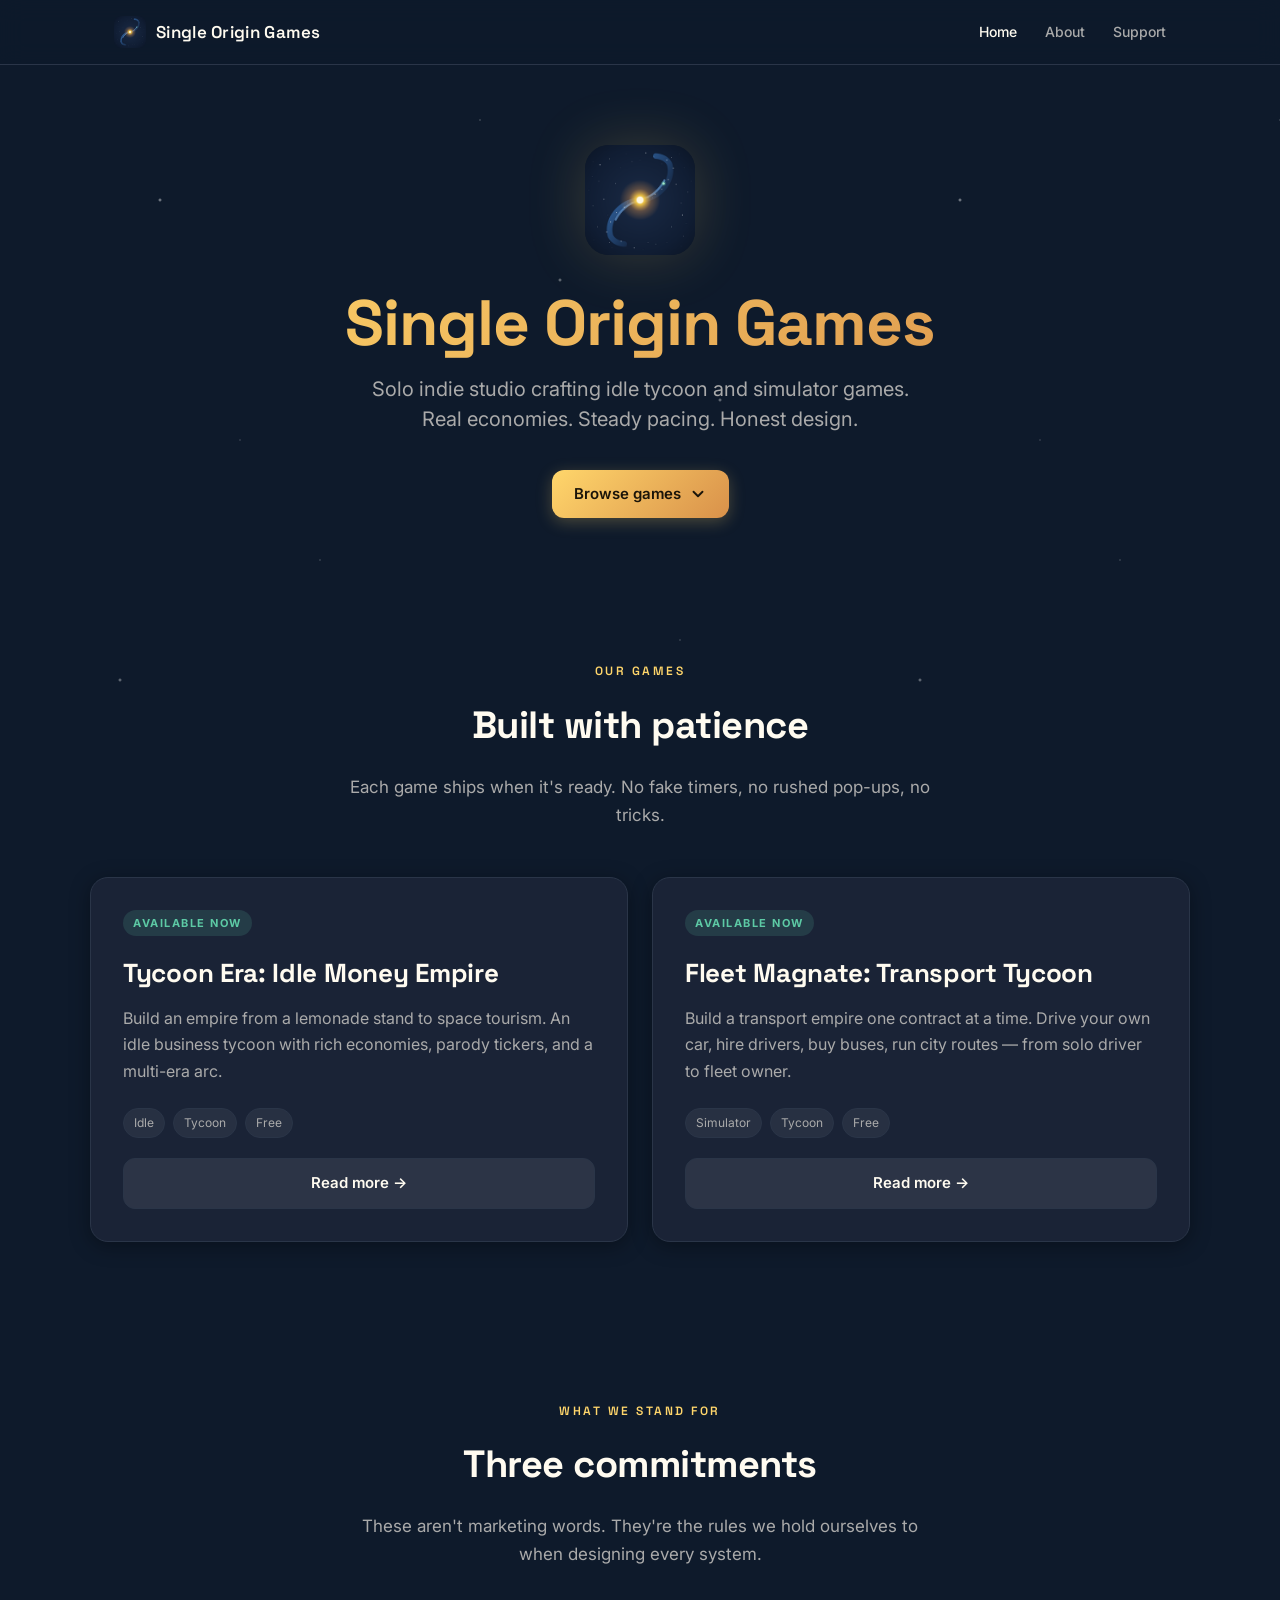
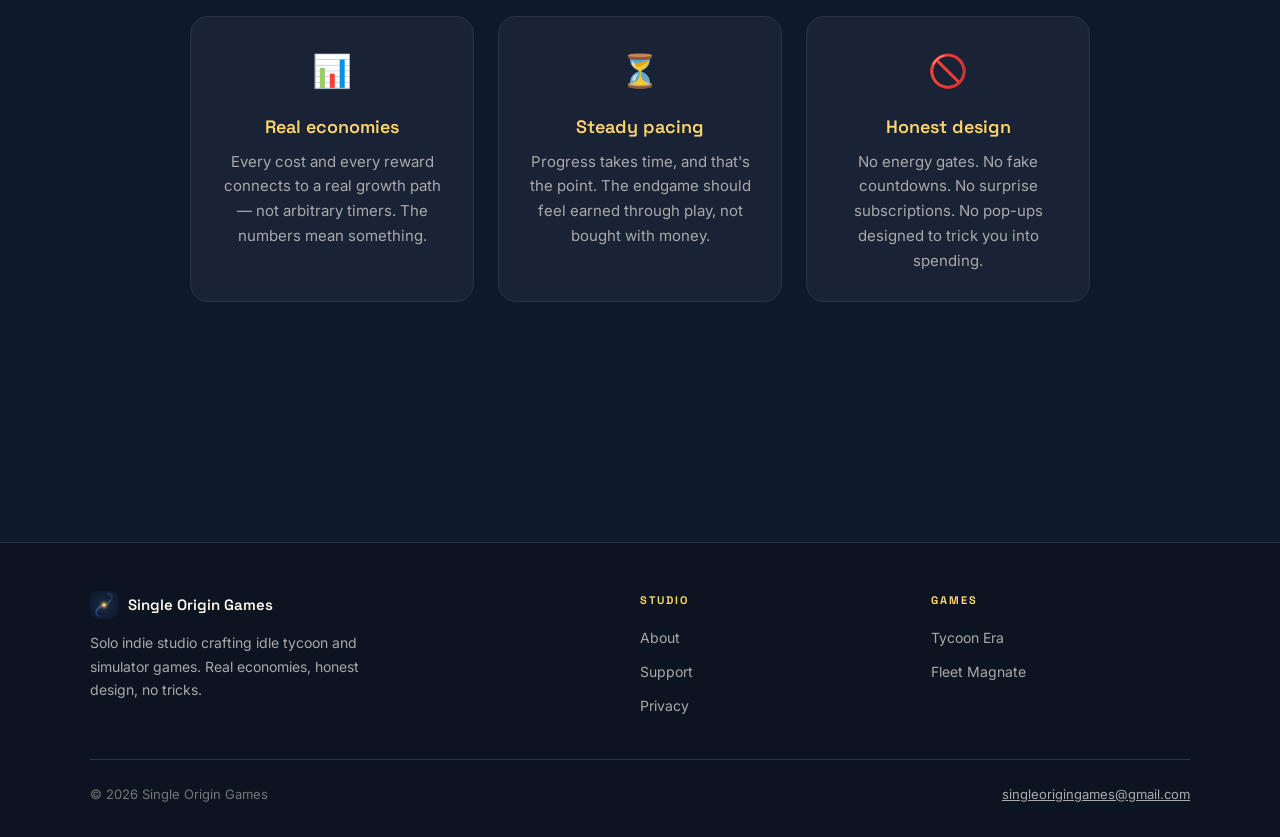
<file: index.html>
<!DOCTYPE html>
<html lang="en">
<head>
<meta charset="UTF-8">
<meta name="viewport" content="width=device-width, initial-scale=1.0">

<!-- Google Search Console — verifies ownership of the singleorigingames.com
     domain. Verifies ALL pages on the domain (homepage, /games/*, /privacy.html,
     /support.html, etc.) so we don't need per-page verification. Keep this
     tag in place permanently — removing it un-verifies the property. -->
<meta name="google-site-verification" content="y54ELzi2vxN34_mHOKxyNKhbzLdra4z-Fi8rpvvMJ_I" />

<title>Single Origin Games — Indie idle tycoon &amp; simulator games</title>
<meta name="description" content="A solo indie studio crafting idle tycoon and simulator games. Real economies, honest design, no manipulative tricks.">
<meta name="theme-color" content="#0E1A2B">

<!-- Open Graph / social -->
<meta property="og:title" content="Single Origin Games">
<meta property="og:description" content="Indie idle tycoon &amp; simulator games. Real economies, honest design, no tricks.">
<meta property="og:image" content="https://singleorigingames.com/img/og-image.png">
<meta property="og:url" content="https://singleorigingames.com/">
<meta property="og:type" content="website">
<meta name="twitter:card" content="summary_large_image">
<meta name="twitter:title" content="Single Origin Games">
<meta name="twitter:description" content="Indie idle tycoon &amp; simulator games. Honest design, no tricks.">
<meta name="twitter:image" content="https://singleorigingames.com/img/og-image.png">

<!-- Favicons -->
<link rel="icon" type="image/png" sizes="32x32" href="/img/favicon-32.png">
<link rel="icon" type="image/png" sizes="16x16" href="/img/favicon-16.png">
<link rel="apple-touch-icon" sizes="180x180" href="/img/apple-touch-icon.png">

<!-- Fonts -->
<link rel="preconnect" href="https://fonts.googleapis.com">
<link rel="preconnect" href="https://fonts.gstatic.com" crossorigin>
<link href="https://fonts.googleapis.com/css2?family=Inter:wght@400;500;600;700&amp;family=Space+Grotesk:wght@500;600;700&amp;display=swap" rel="stylesheet">

<link rel="stylesheet" href="/css/style.css">
</head>
<body>

<header class="site-header">
  <div class="site-header__inner">
    <a href="/" class="site-header__brand">
      <img src="/img/logo-64.png" alt="" aria-hidden="true">
      <span>Single Origin Games</span>
    </a>
    <nav class="site-header__nav">
      <a href="/" class="active">Home</a>
      <a href="/about.html">About</a>
      <a href="/support.html">Support</a>
    </nav>
  </div>
</header>

<main>

  <section class="hero container">
    <img src="/img/logo-256.png" alt="" class="hero__logo" aria-hidden="true">
    <h1>Single Origin Games</h1>
    <p class="hero__tagline">
      Solo indie studio crafting idle tycoon and simulator games.<br>
      Real economies. Steady pacing. Honest design.
    </p>
    <div class="hero__cta">
      <a href="#games" class="btn btn--primary">
        Browse games
        <svg viewBox="0 0 24 24" fill="none" stroke="currentColor" stroke-width="2.5" stroke-linecap="round" stroke-linejoin="round"><polyline points="6 9 12 15 18 9"></polyline></svg>
      </a>
    </div>
  </section>

  <section id="games" class="section container">
    <div class="section__eyebrow">Our games</div>
    <h2 class="section__title">Built with patience</h2>
    <p class="section__subtitle">
      Each game ships when it's ready. No fake timers, no rushed pop-ups, no tricks.
    </p>

    <div class="games">
      <a href="/games/tycoon-era.html" class="game-card">
        <span class="game-card__badge game-card__badge--live">Available now</span>
        <h3>Tycoon Era: Idle Money Empire</h3>
        <p class="game-card__desc">
          Build an empire from a lemonade stand to space tourism. An idle business tycoon with rich economies, parody tickers, and a multi-era arc.
        </p>
        <div class="game-card__meta">
          <span class="game-card__chip">Idle</span>
          <span class="game-card__chip">Tycoon</span>
          <span class="game-card__chip">Free</span>
        </div>
        <span class="btn btn--secondary">Read more →</span>
      </a>

      <a href="/games/fleet-magnate.html" class="game-card">
        <span class="game-card__badge game-card__badge--live">Available now</span>
        <h3>Fleet Magnate: Transport Tycoon</h3>
        <p class="game-card__desc">
          Build a transport empire one contract at a time. Drive your own car, hire drivers, buy buses, run city routes — from solo driver to fleet owner.
        </p>
        <div class="game-card__meta">
          <span class="game-card__chip">Simulator</span>
          <span class="game-card__chip">Tycoon</span>
          <span class="game-card__chip">Free</span>
        </div>
        <span class="btn btn--secondary">Read more →</span>
      </a>
    </div>
  </section>

  <section class="section container">
    <div class="section__eyebrow">What we stand for</div>
    <h2 class="section__title">Three commitments</h2>
    <p class="section__subtitle">
      These aren't marketing words. They're the rules we hold ourselves to when designing every system.
    </p>

    <div class="values">
      <div class="value">
        <span class="value__icon">📊</span>
        <h3>Real economies</h3>
        <p>Every cost and every reward connects to a real growth path — not arbitrary timers. The numbers mean something.</p>
      </div>
      <div class="value">
        <span class="value__icon">⏳</span>
        <h3>Steady pacing</h3>
        <p>Progress takes time, and that's the point. The endgame should feel earned through play, not bought with money.</p>
      </div>
      <div class="value">
        <span class="value__icon">🚫</span>
        <h3>Honest design</h3>
        <p>No energy gates. No fake countdowns. No surprise subscriptions. No pop-ups designed to trick you into spending.</p>
      </div>
    </div>
  </section>

</main>

<footer class="site-footer">
  <div class="site-footer__inner">
    <div class="site-footer__cols">
      <div class="site-footer__brand">
        <div class="site-footer__brand-mark">
          <img src="/img/logo-64.png" alt="" aria-hidden="true">
          <span>Single Origin Games</span>
        </div>
        <p>Solo indie studio crafting idle tycoon and simulator games. Real economies, honest design, no tricks.</p>
      </div>

      <div class="site-footer__col">
        <h4>Studio</h4>
        <ul>
          <li><a href="/about.html">About</a></li>
          <li><a href="/support.html">Support</a></li>
          <li><a href="/privacy.html">Privacy</a></li>
        </ul>
      </div>

      <div class="site-footer__col">
        <h4>Games</h4>
        <ul>
          <li><a href="/games/tycoon-era.html">Tycoon Era</a></li>
          <li><a href="/games/fleet-magnate.html">Fleet Magnate</a></li>
        </ul>
      </div>
    </div>

    <div class="site-footer__legal">
      <span>© 2026 Single Origin Games</span>
      <span><a href="mailto:singleorigingames@gmail.com" style="color: var(--muted);">singleorigingames@gmail.com</a></span>
    </div>
  </div>
</footer>

</body>
</html>
</file>
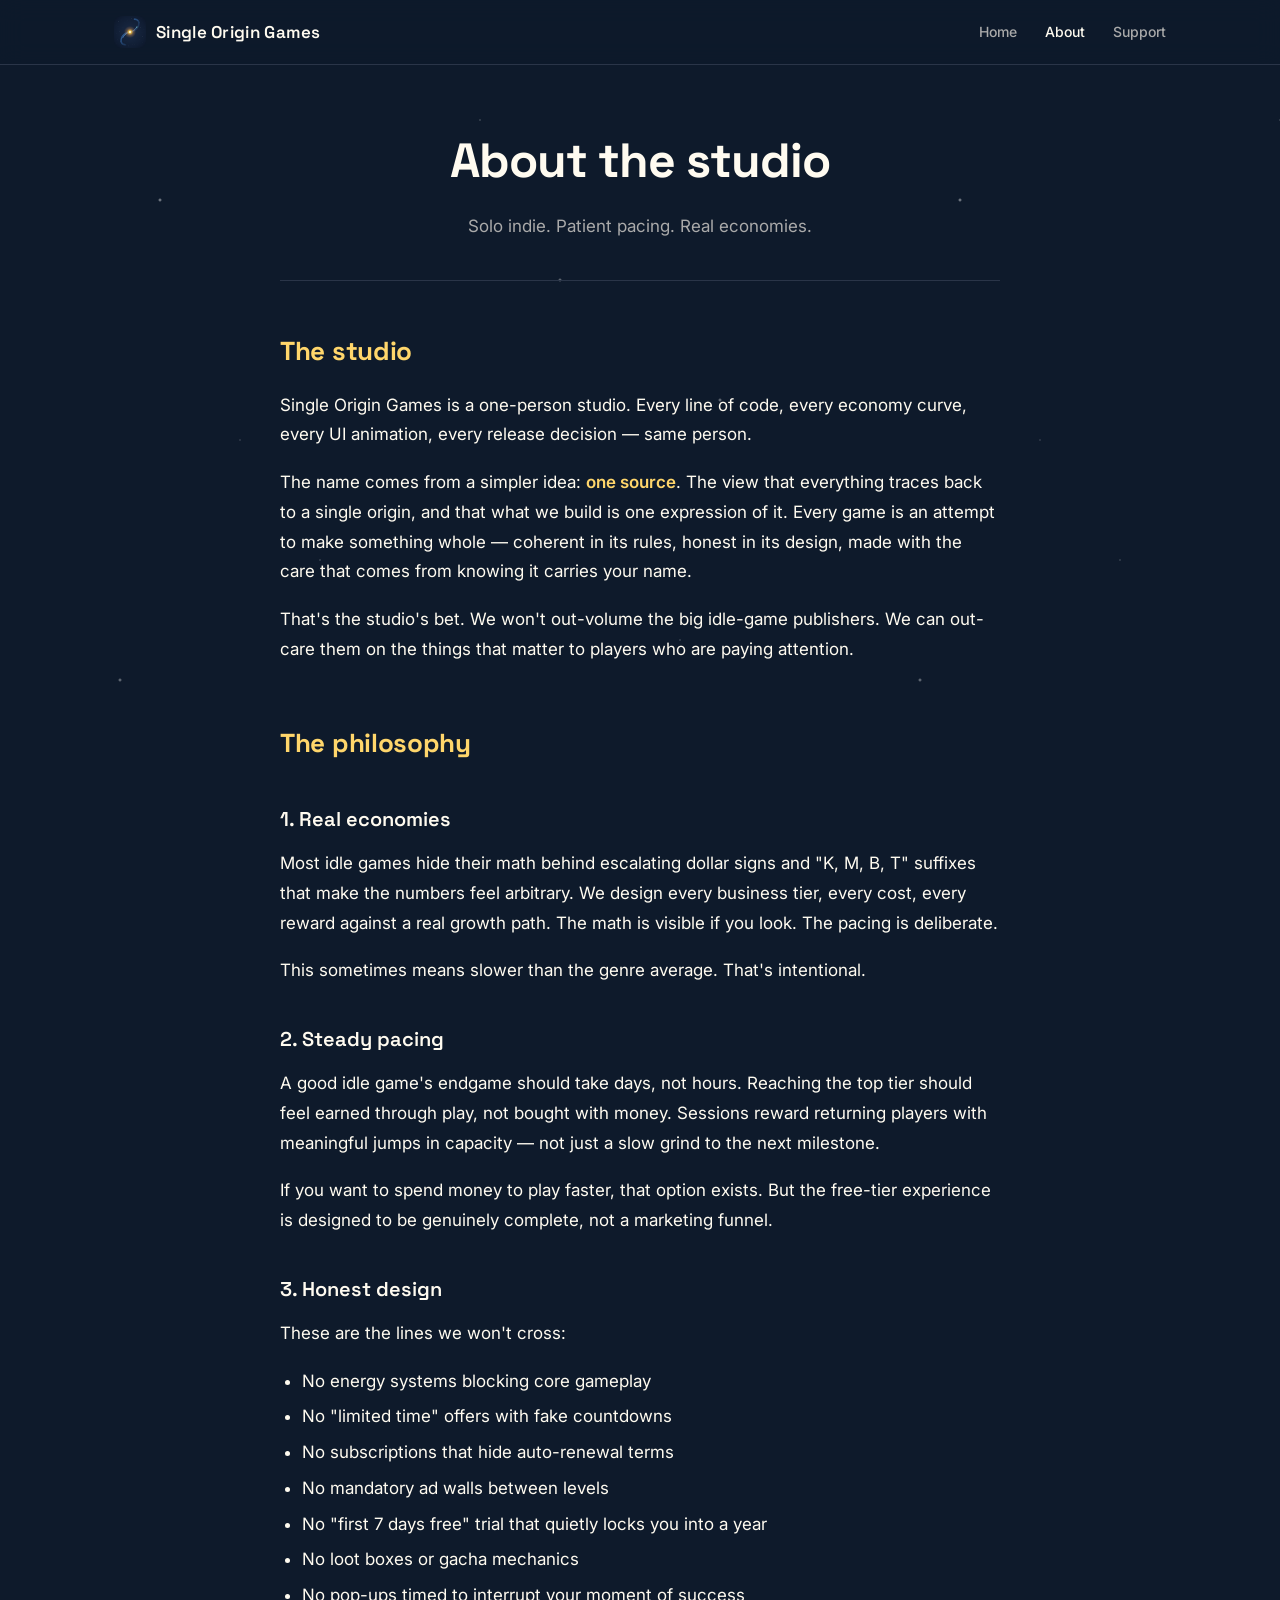
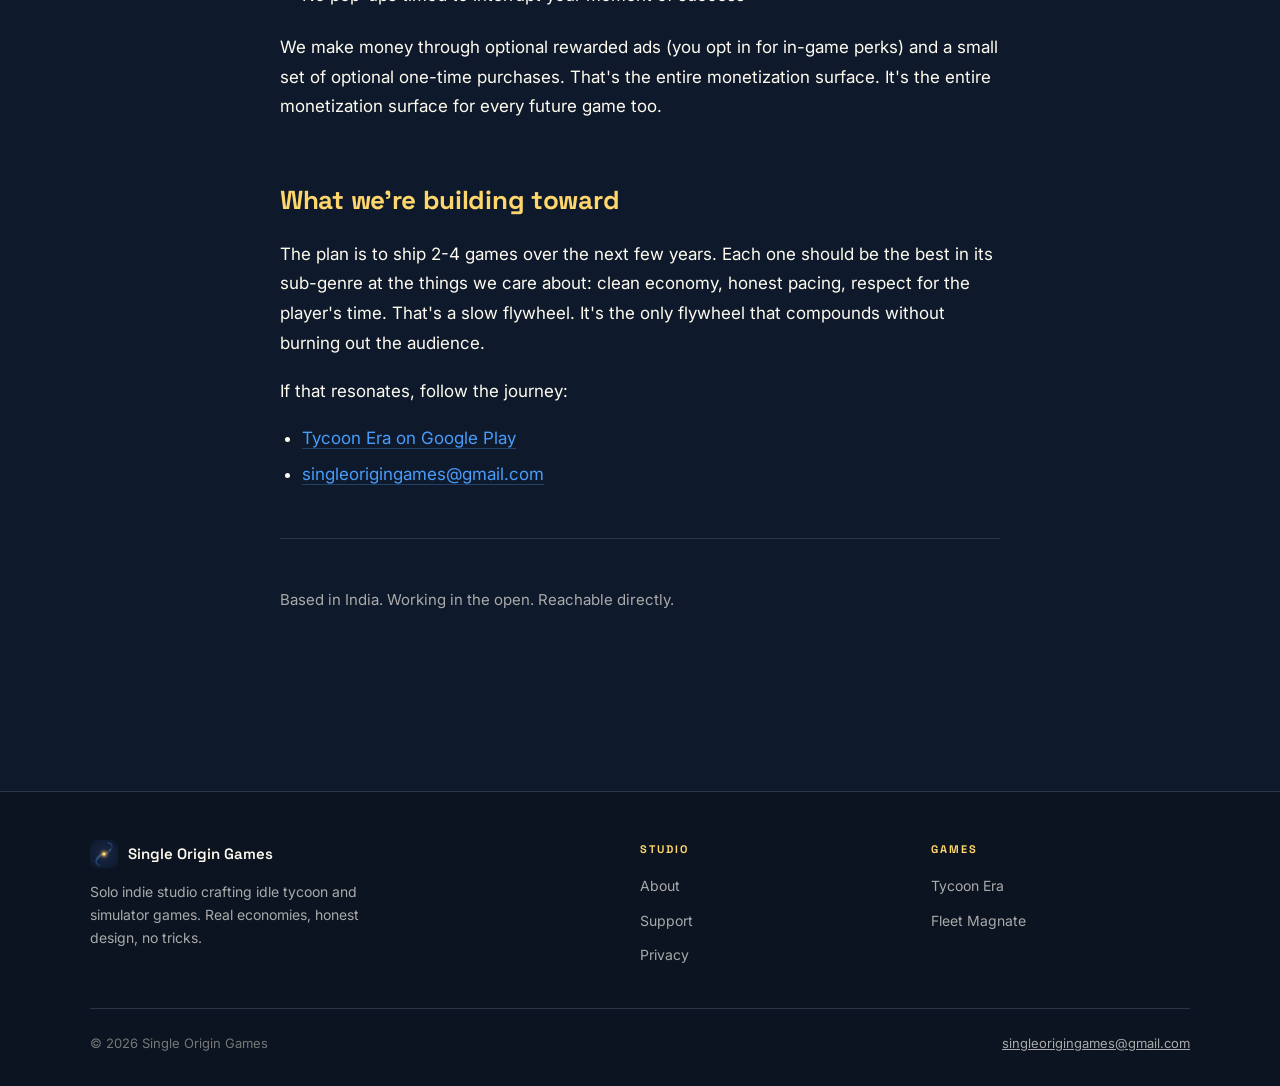
<file: about.html>
<!DOCTYPE html>
<html lang="en">
<head>
<meta charset="UTF-8">
<meta name="viewport" content="width=device-width, initial-scale=1.0">
<title>About — Single Origin Games</title>
<meta name="description" content="A solo indie studio. The story, the philosophy, the rules we hold ourselves to.">
<meta name="theme-color" content="#0E1A2B">
<meta property="og:title" content="About Single Origin Games">
<meta property="og:description" content="Solo indie studio. The story and philosophy behind our games.">
<meta property="og:image" content="https://singleorigingames.com/img/og-image.png">
<meta property="og:url" content="https://singleorigingames.com/about.html">
<meta name="twitter:card" content="summary_large_image">

<link rel="icon" type="image/png" sizes="32x32" href="/img/favicon-32.png">
<link rel="icon" type="image/png" sizes="16x16" href="/img/favicon-16.png">
<link rel="apple-touch-icon" sizes="180x180" href="/img/apple-touch-icon.png">

<link rel="preconnect" href="https://fonts.googleapis.com">
<link rel="preconnect" href="https://fonts.gstatic.com" crossorigin>
<link href="https://fonts.googleapis.com/css2?family=Inter:wght@400;500;600;700&amp;family=Space+Grotesk:wght@500;600;700&amp;display=swap" rel="stylesheet">

<link rel="stylesheet" href="/css/style.css">
</head>
<body>

<header class="site-header">
  <div class="site-header__inner">
    <a href="/" class="site-header__brand">
      <img src="/img/logo-64.png" alt="" aria-hidden="true">
      <span>Single Origin Games</span>
    </a>
    <nav class="site-header__nav">
      <a href="/">Home</a>
      <a href="/about.html" class="active">About</a>
      <a href="/support.html">Support</a>
    </nav>
  </div>
</header>

<main>

  <div class="container container-narrow">

    <section class="page-header">
      <h1>About the studio</h1>
      <p class="page-header__subtitle">Solo indie. Patient pacing. Real economies.</p>
    </section>

    <article class="prose">
      <h2>The studio</h2>
      <p>Single Origin Games is a one-person studio. Every line of code, every economy curve, every UI animation, every release decision — same person.</p>

      <p>The name comes from a simpler idea: <strong>one source</strong>. The view that everything traces back to a single origin, and that what we build is one expression of it. Every game is an attempt to make something whole — coherent in its rules, honest in its design, made with the care that comes from knowing it carries your name.</p>

      <p>That's the studio's bet. We won't out-volume the big idle-game publishers. We can out-care them on the things that matter to players who are paying attention.</p>

      <h2>The philosophy</h2>

      <h3>1. Real economies</h3>
      <p>Most idle games hide their math behind escalating dollar signs and "K, M, B, T" suffixes that make the numbers feel arbitrary. We design every business tier, every cost, every reward against a real growth path. The math is visible if you look. The pacing is deliberate.</p>

      <p>This sometimes means slower than the genre average. That's intentional.</p>

      <h3>2. Steady pacing</h3>
      <p>A good idle game's endgame should take days, not hours. Reaching the top tier should feel earned through play, not bought with money. Sessions reward returning players with meaningful jumps in capacity — not just a slow grind to the next milestone.</p>

      <p>If you want to spend money to play faster, that option exists. But the free-tier experience is designed to be genuinely complete, not a marketing funnel.</p>

      <h3>3. Honest design</h3>
      <p>These are the lines we won't cross:</p>

      <ul>
        <li>No energy systems blocking core gameplay</li>
        <li>No "limited time" offers with fake countdowns</li>
        <li>No subscriptions that hide auto-renewal terms</li>
        <li>No mandatory ad walls between levels</li>
        <li>No "first 7 days free" trial that quietly locks you into a year</li>
        <li>No loot boxes or gacha mechanics</li>
        <li>No pop-ups timed to interrupt your moment of success</li>
      </ul>

      <p>We make money through optional rewarded ads (you opt in for in-game perks) and a small set of optional one-time purchases. That's the entire monetization surface. It's the entire monetization surface for every future game too.</p>

      <h2>What we're building toward</h2>
      <p>The plan is to ship 2-4 games over the next few years. Each one should be the best in its sub-genre at the things we care about: clean economy, honest pacing, respect for the player's time. That's a slow flywheel. It's the only flywheel that compounds without burning out the audience.</p>

      <p>If that resonates, follow the journey:</p>

      <ul>
        <li><a href="https://play.google.com/store/apps/details?id=io.github.psinha1980.tycoon_era">Tycoon Era on Google Play</a></li>
        <li><a href="mailto:singleorigingames@gmail.com">singleorigingames@gmail.com</a></li>
      </ul>

      <hr>

      <p style="color: var(--muted); font-size: 15px;">
        Based in India. Working in the open. Reachable directly.
      </p>
    </article>

  </div>

</main>

<footer class="site-footer">
  <div class="site-footer__inner">
    <div class="site-footer__cols">
      <div class="site-footer__brand">
        <div class="site-footer__brand-mark">
          <img src="/img/logo-64.png" alt="" aria-hidden="true">
          <span>Single Origin Games</span>
        </div>
        <p>Solo indie studio crafting idle tycoon and simulator games. Real economies, honest design, no tricks.</p>
      </div>
      <div class="site-footer__col">
        <h4>Studio</h4>
        <ul>
          <li><a href="/about.html">About</a></li>
          <li><a href="/support.html">Support</a></li>
          <li><a href="/privacy.html">Privacy</a></li>
        </ul>
      </div>
      <div class="site-footer__col">
        <h4>Games</h4>
        <ul>
          <li><a href="/games/tycoon-era.html">Tycoon Era</a></li>
          <li><a href="/games/fleet-magnate.html">Fleet Magnate</a></li>
        </ul>
      </div>
    </div>
    <div class="site-footer__legal">
      <span>© 2026 Single Origin Games</span>
      <span><a href="mailto:singleorigingames@gmail.com" style="color: var(--muted);">singleorigingames@gmail.com</a></span>
    </div>
  </div>
</footer>

</body>
</html>
</file>
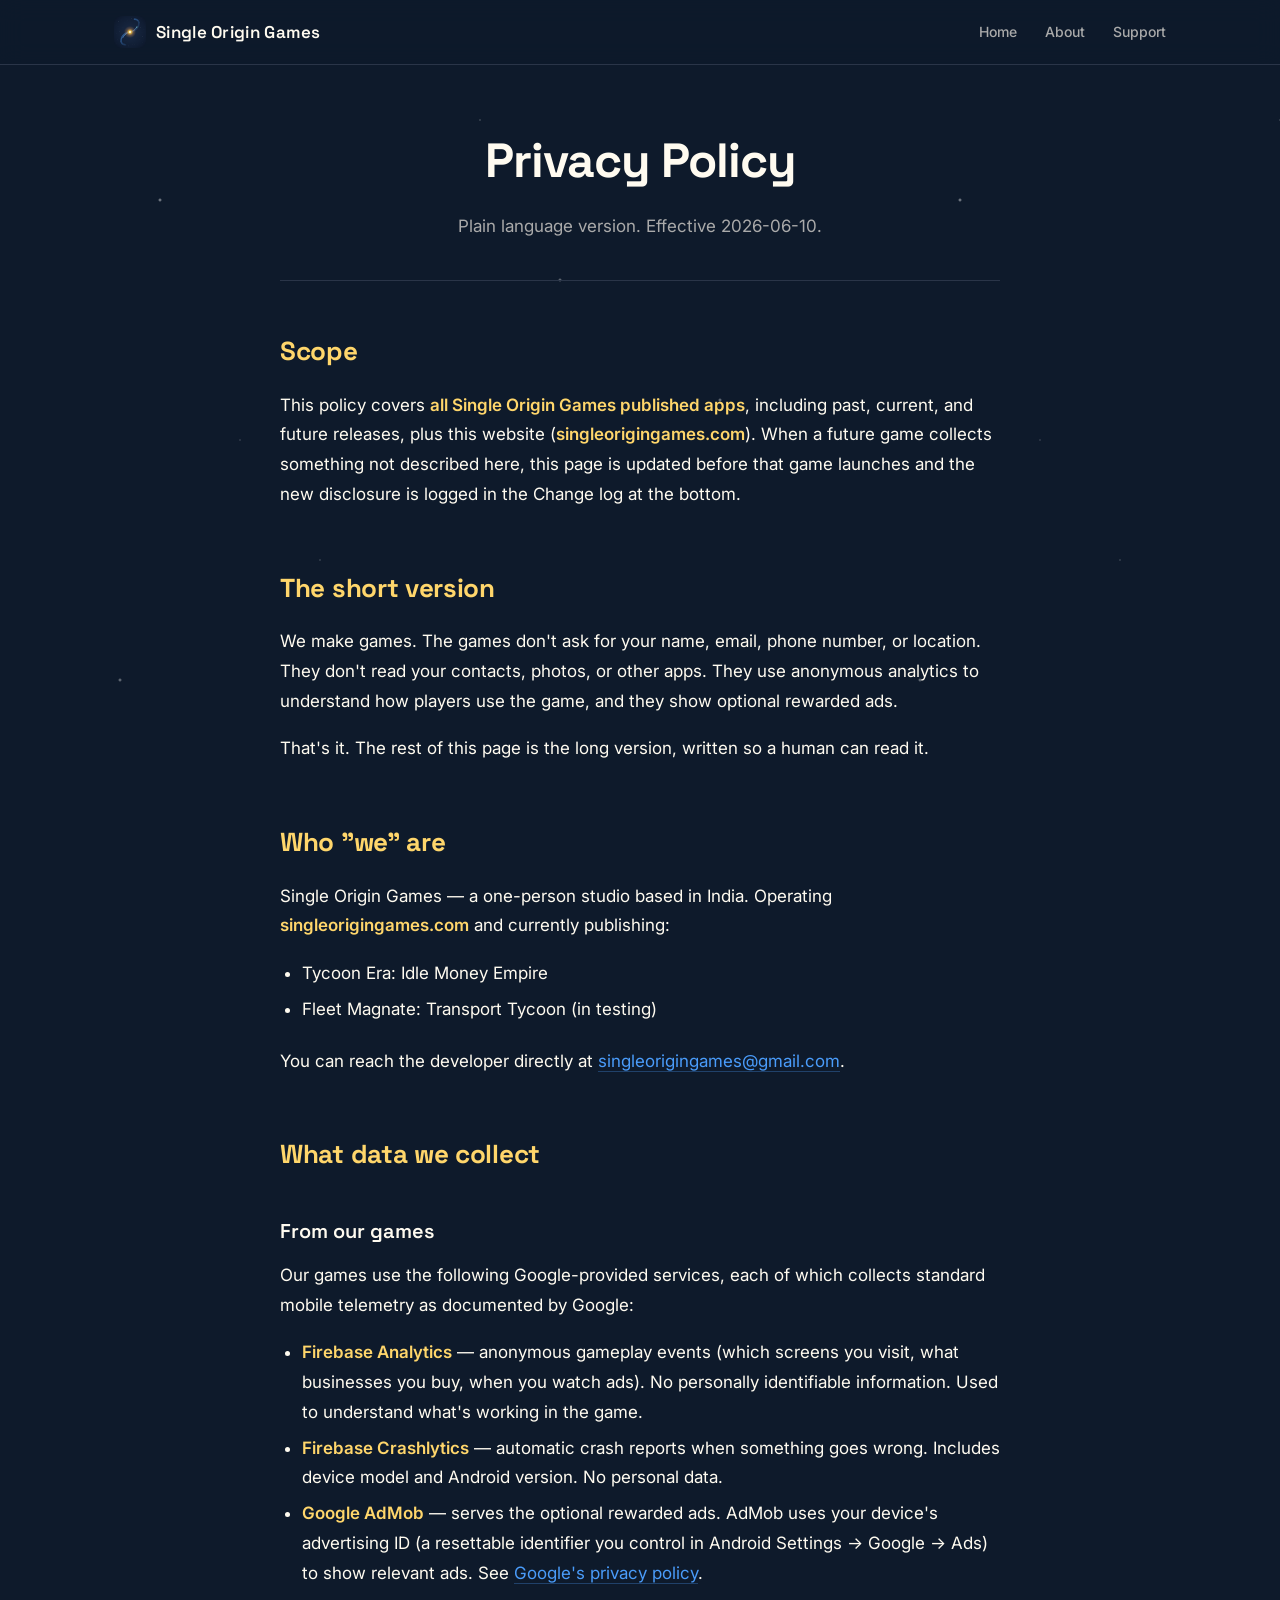
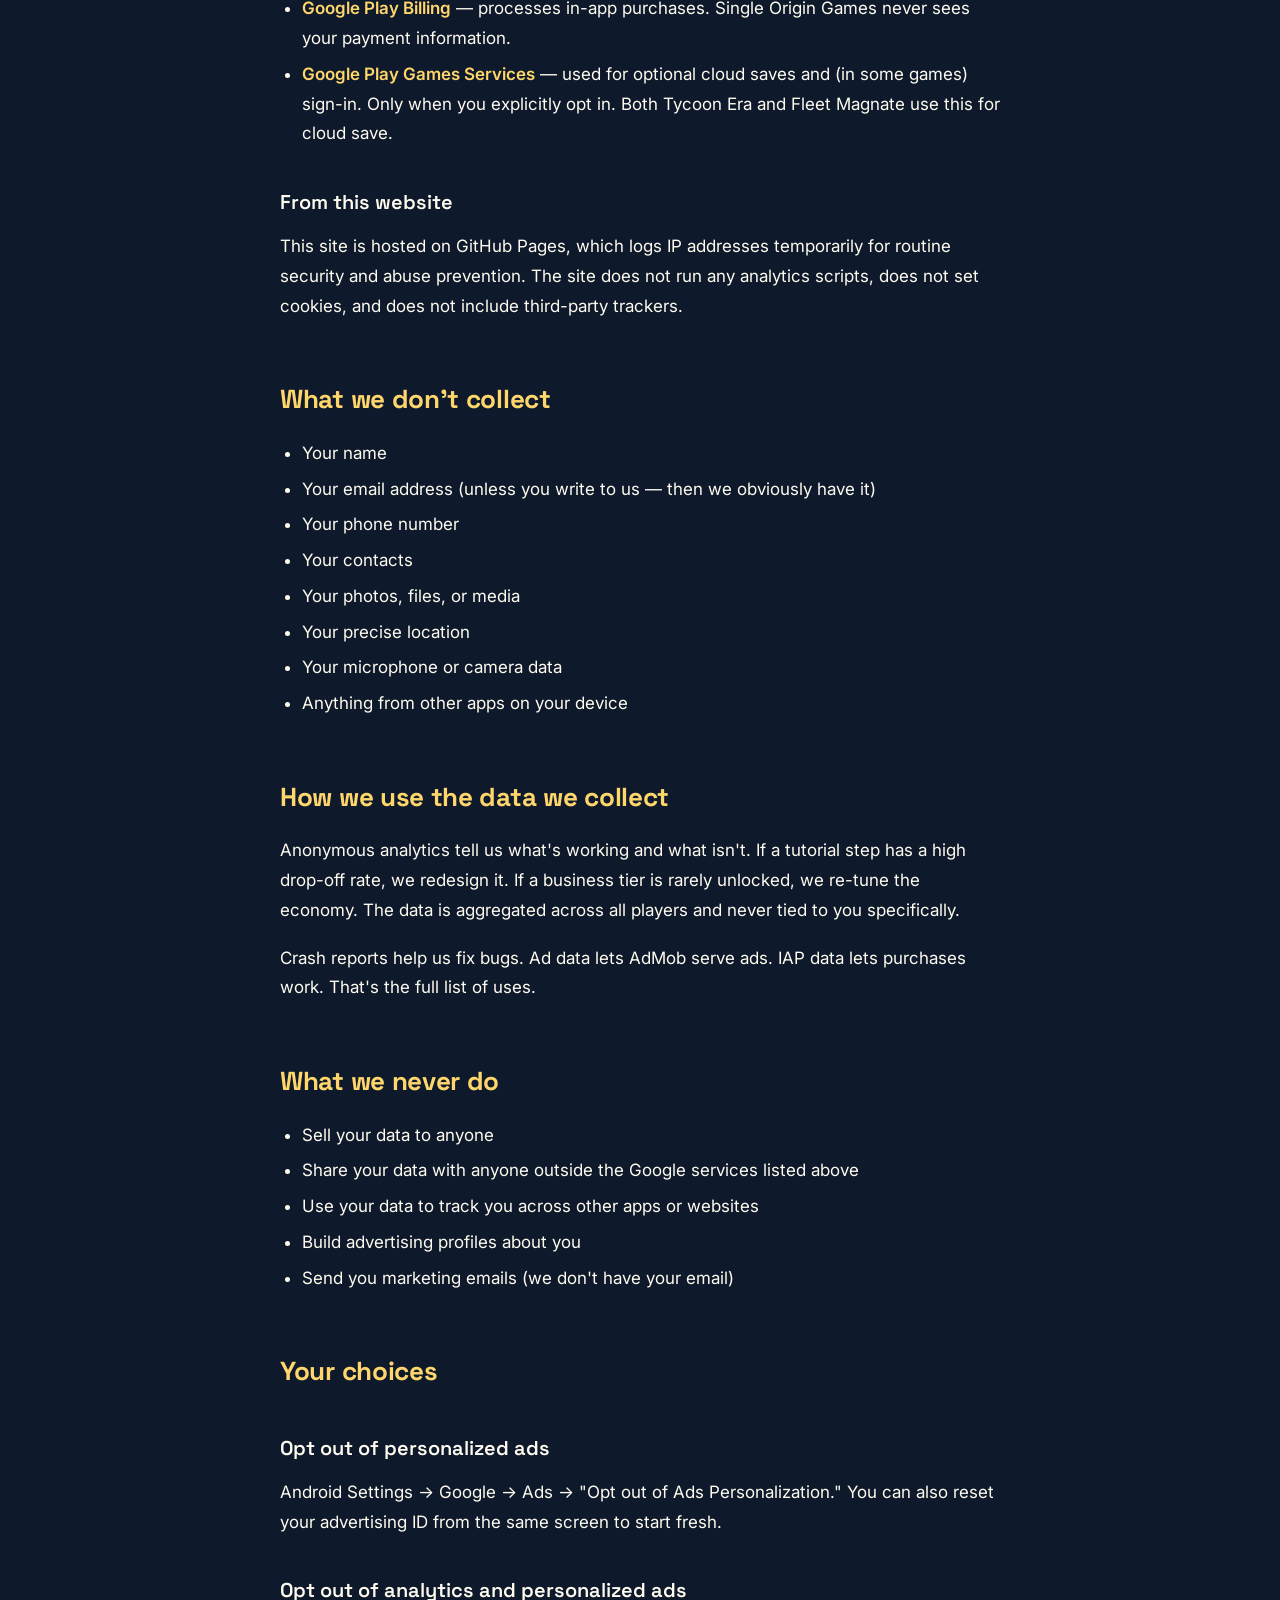
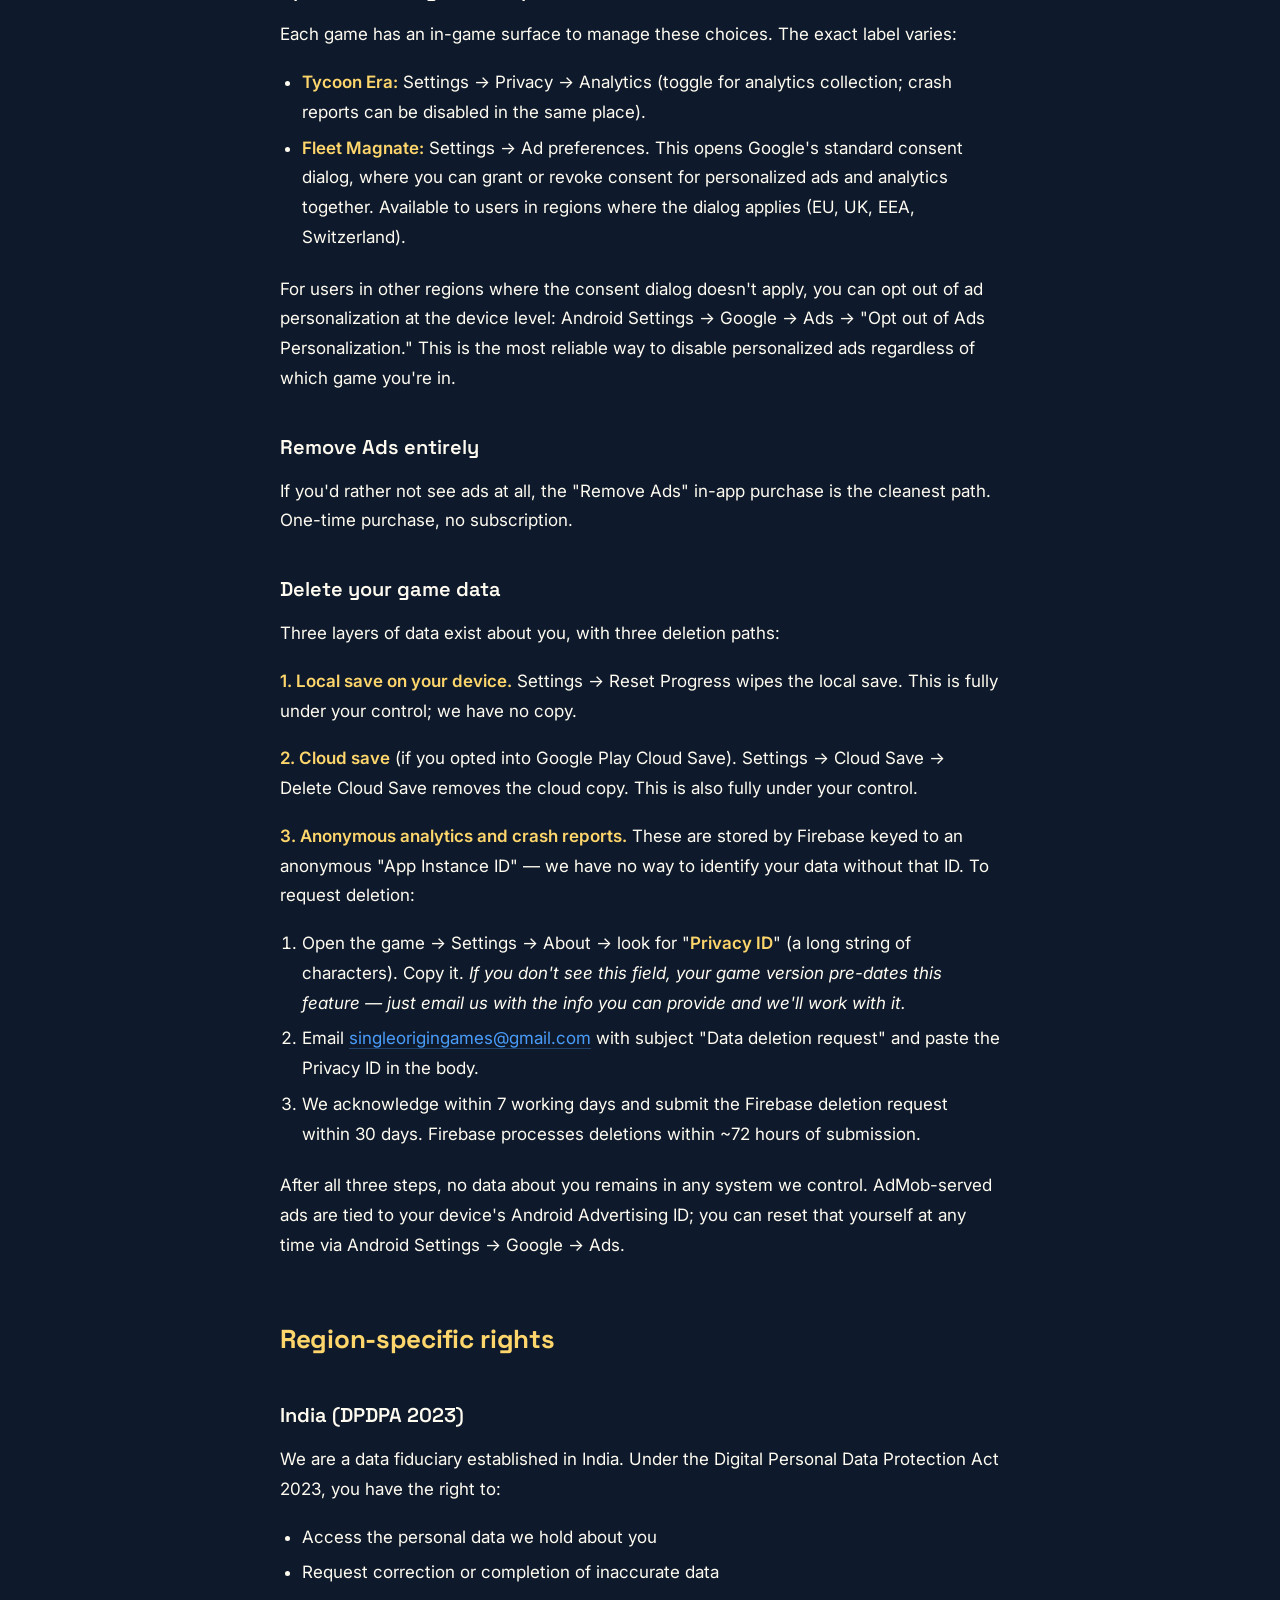
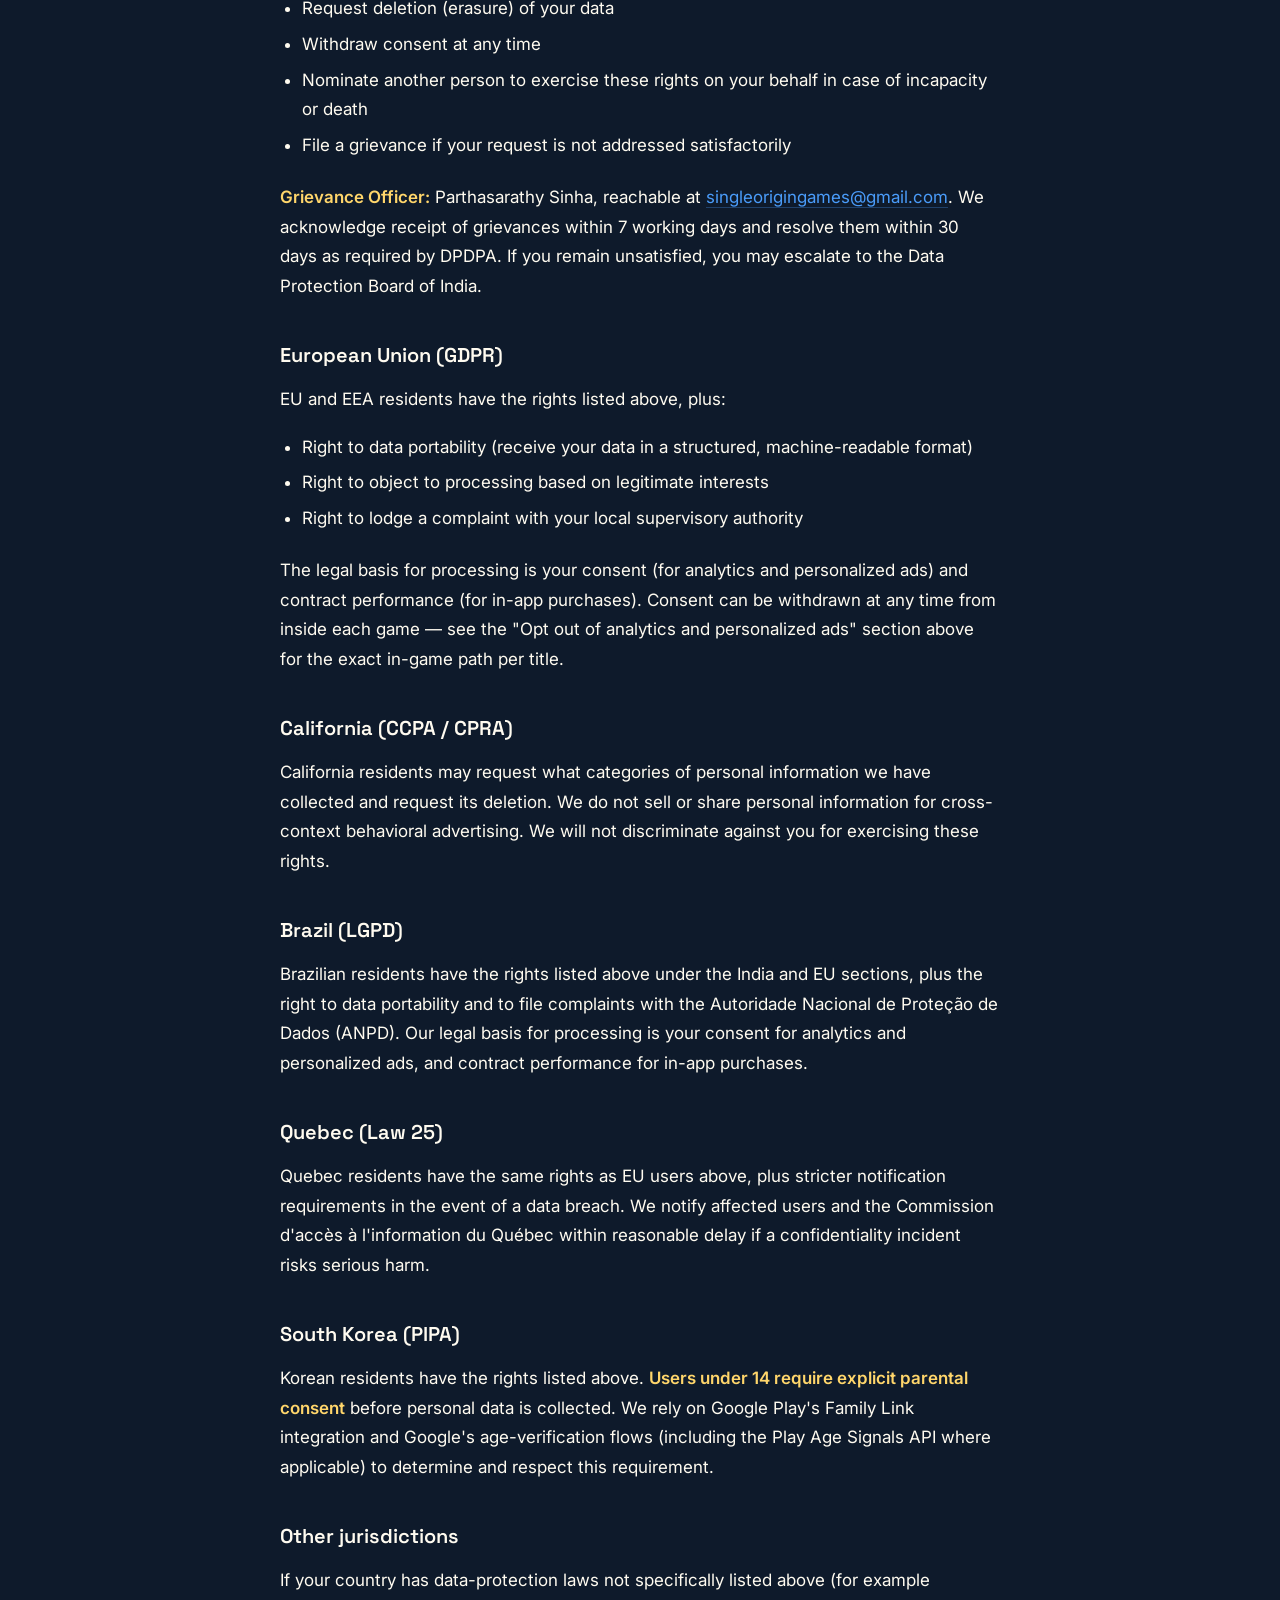
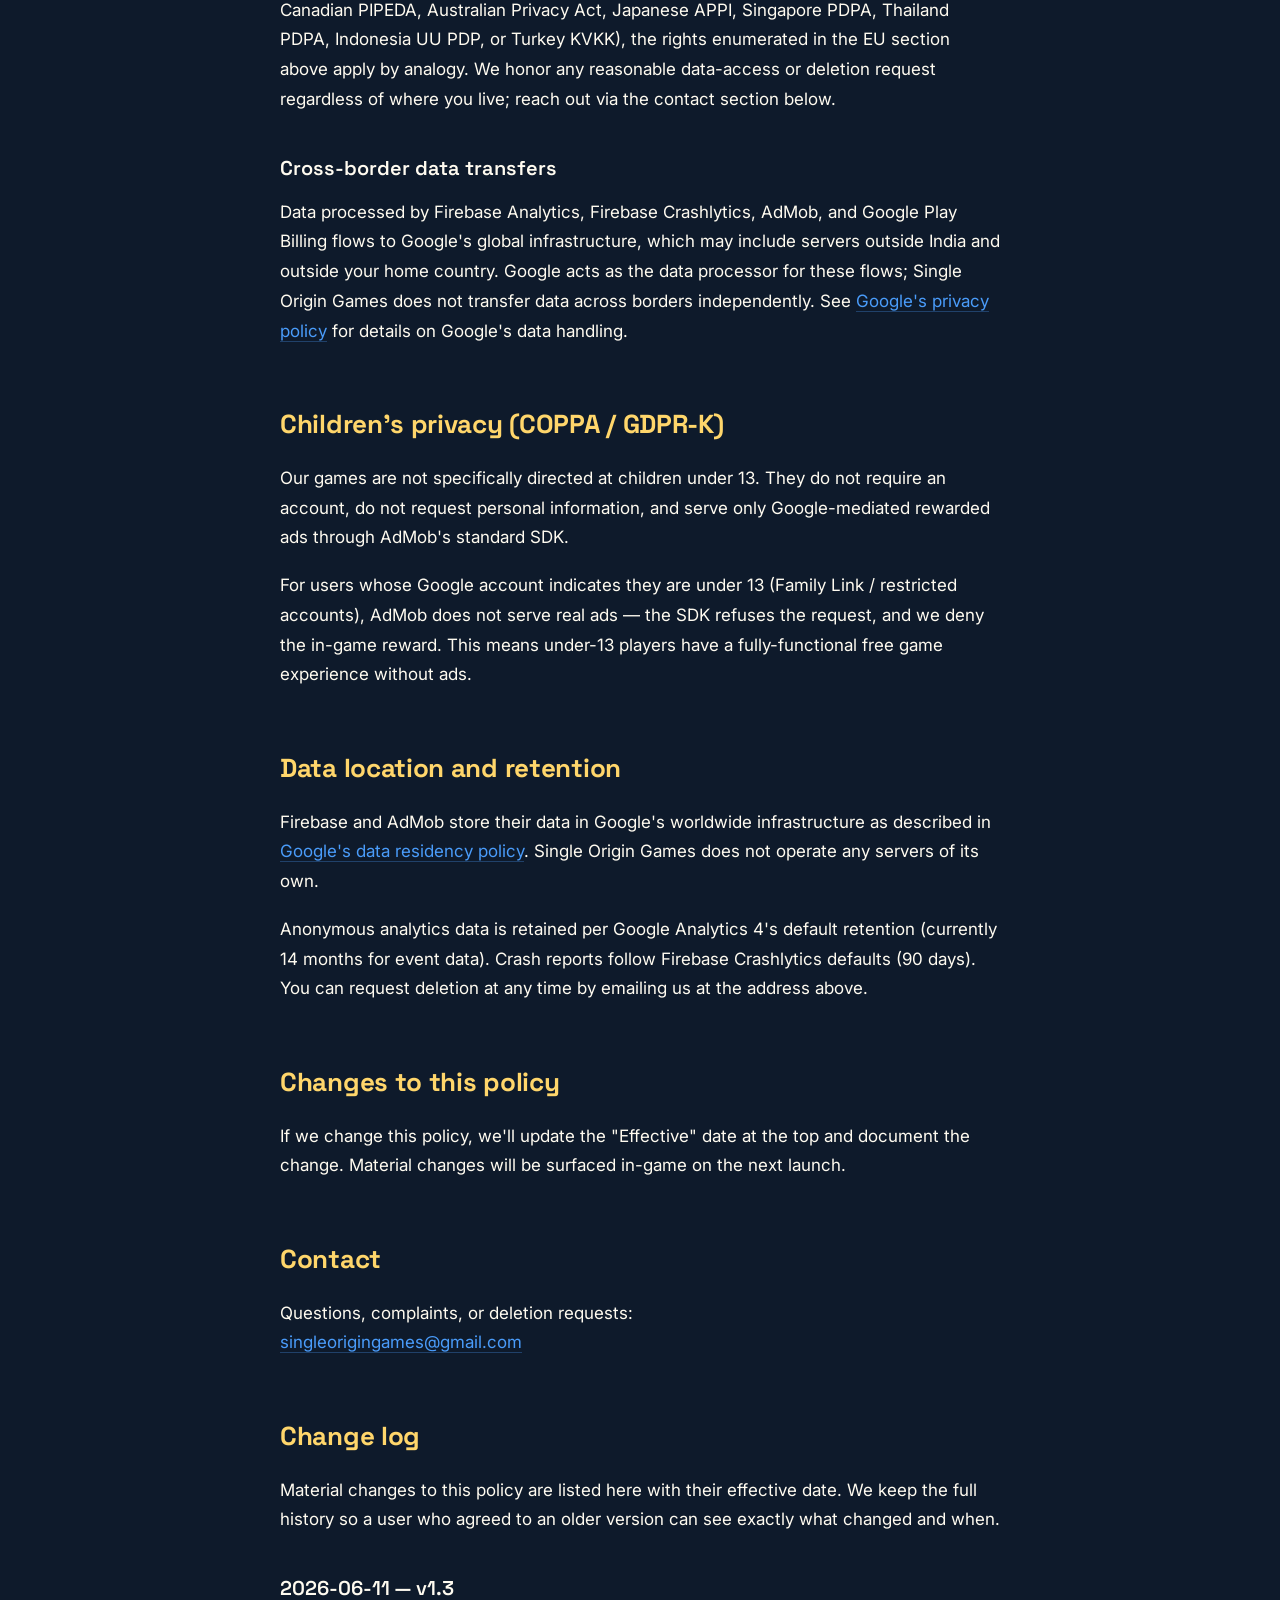
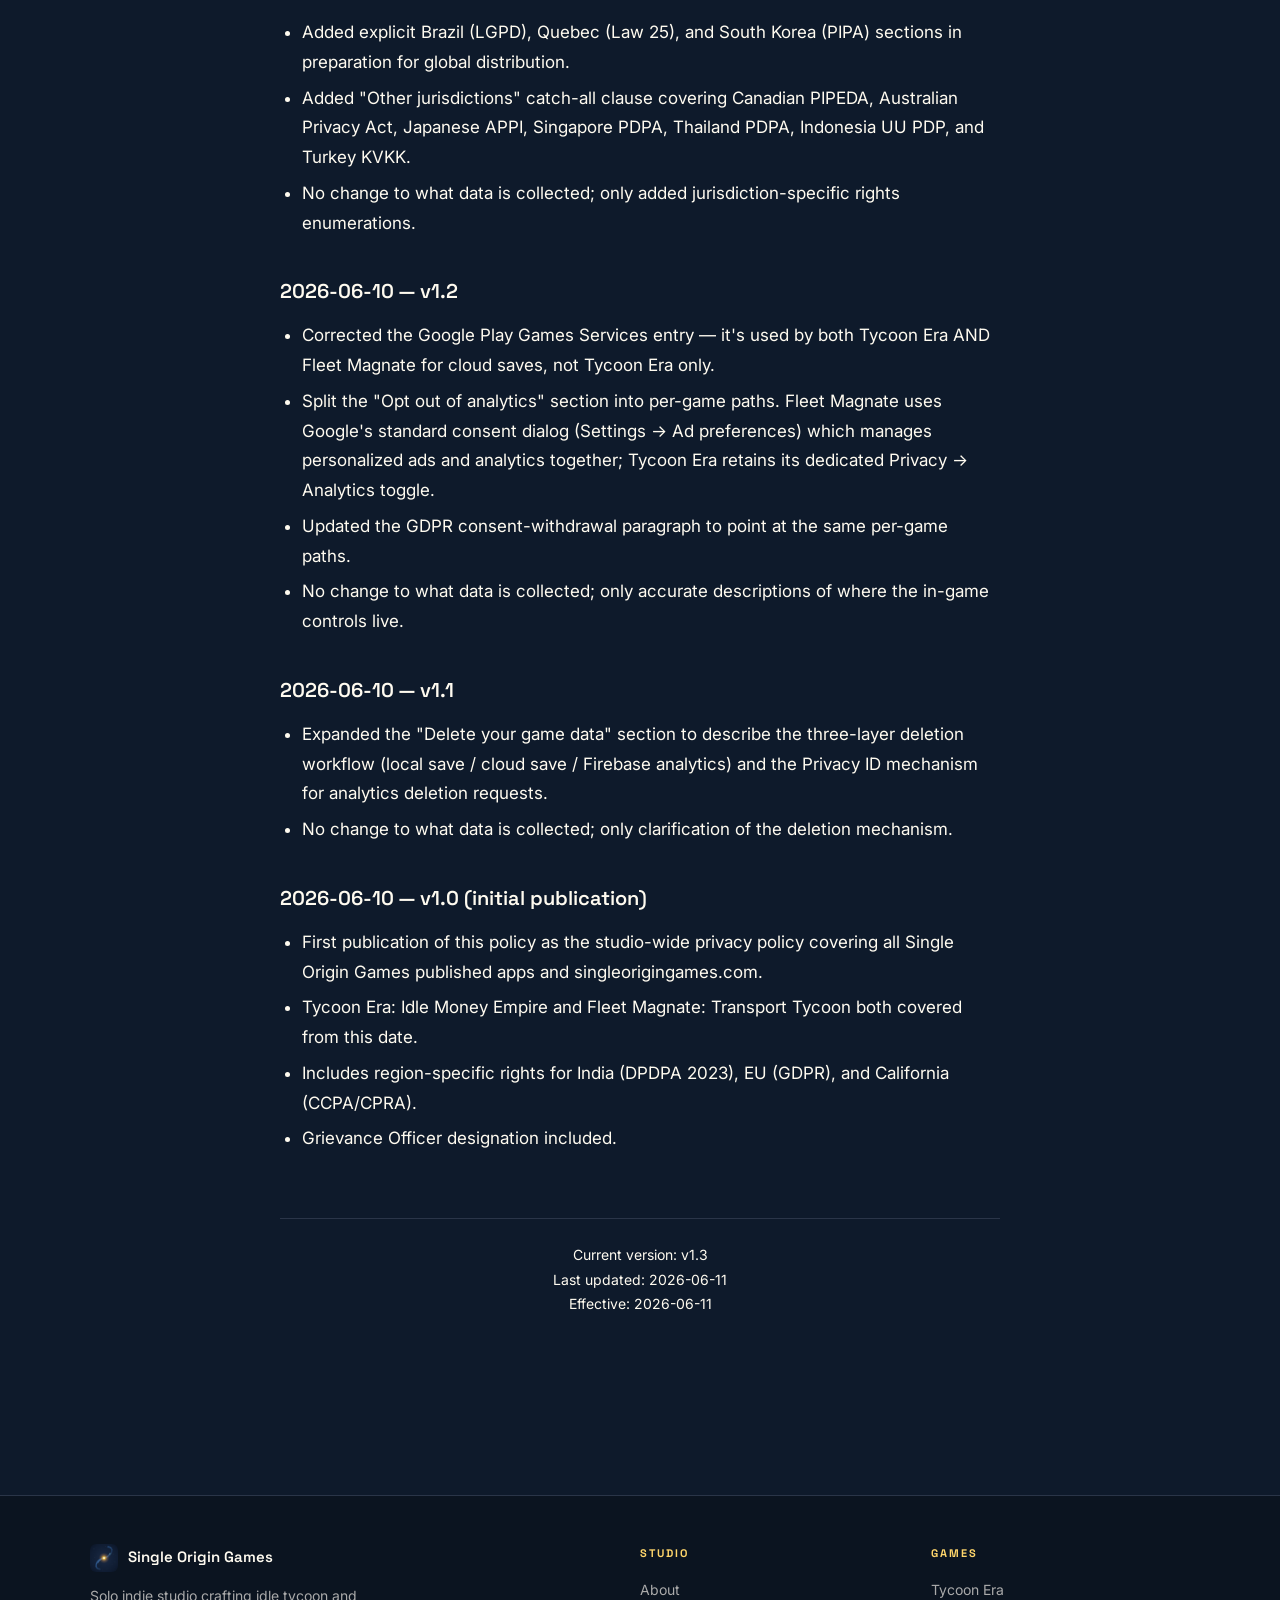
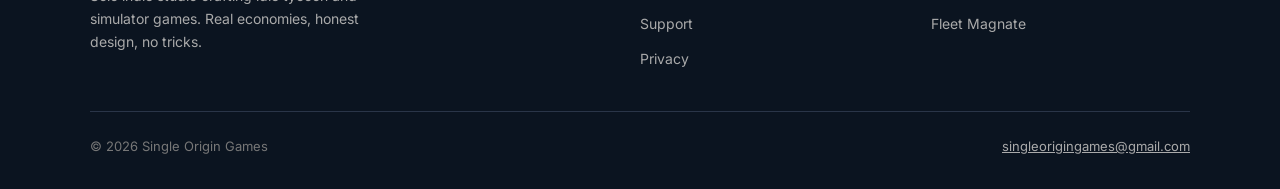
<file: privacy.html>
<!DOCTYPE html>
<html lang="en">
<head>
<meta charset="UTF-8">
<meta name="viewport" content="width=device-width, initial-scale=1.0">
<title>Privacy Policy — Single Origin Games</title>
<meta name="description" content="How Single Origin Games handles your data across our games and websites.">
<meta name="theme-color" content="#0E1A2B">
<meta name="robots" content="noindex">

<link rel="icon" type="image/png" sizes="32x32" href="/img/favicon-32.png">
<link rel="icon" type="image/png" sizes="16x16" href="/img/favicon-16.png">
<link rel="apple-touch-icon" sizes="180x180" href="/img/apple-touch-icon.png">

<link rel="preconnect" href="https://fonts.googleapis.com">
<link rel="preconnect" href="https://fonts.gstatic.com" crossorigin>
<link href="https://fonts.googleapis.com/css2?family=Inter:wght@400;500;600;700&amp;family=Space+Grotesk:wght@500;600;700&amp;display=swap" rel="stylesheet">

<link rel="stylesheet" href="/css/style.css">
</head>
<body>

<header class="site-header">
  <div class="site-header__inner">
    <a href="/" class="site-header__brand">
      <img src="/img/logo-64.png" alt="" aria-hidden="true">
      <span>Single Origin Games</span>
    </a>
    <nav class="site-header__nav">
      <a href="/">Home</a>
      <a href="/about.html">About</a>
      <a href="/support.html">Support</a>
    </nav>
  </div>
</header>

<main>
  <div class="container container-narrow">

    <section class="page-header">
      <h1>Privacy Policy</h1>
      <p class="page-header__subtitle">Plain language version. Effective 2026-06-10.</p>
    </section>

    <article class="prose">

      <h2>Scope</h2>
      <p>This policy covers <strong>all Single Origin Games published apps</strong>, including past, current, and future releases, plus this website (<strong>singleorigingames.com</strong>). When a future game collects something not described here, this page is updated before that game launches and the new disclosure is logged in the Change log at the bottom.</p>

      <h2>The short version</h2>
      <p>We make games. The games don't ask for your name, email, phone number, or location. They don't read your contacts, photos, or other apps. They use anonymous analytics to understand how players use the game, and they show optional rewarded ads.</p>
      <p>That's it. The rest of this page is the long version, written so a human can read it.</p>

      <h2>Who "we" are</h2>
      <p>Single Origin Games — a one-person studio based in India. Operating <strong>singleorigingames.com</strong> and currently publishing:</p>
      <ul>
        <li>Tycoon Era: Idle Money Empire</li>
        <li>Fleet Magnate: Transport Tycoon (in testing)</li>
      </ul>
      <p>You can reach the developer directly at <a href="mailto:singleorigingames@gmail.com">singleorigingames@gmail.com</a>.</p>

      <h2>What data we collect</h2>

      <h3>From our games</h3>
      <p>Our games use the following Google-provided services, each of which collects standard mobile telemetry as documented by Google:</p>

      <ul>
        <li><strong>Firebase Analytics</strong> — anonymous gameplay events (which screens you visit, what businesses you buy, when you watch ads). No personally identifiable information. Used to understand what's working in the game.</li>
        <li><strong>Firebase Crashlytics</strong> — automatic crash reports when something goes wrong. Includes device model and Android version. No personal data.</li>
        <li><strong>Google AdMob</strong> — serves the optional rewarded ads. AdMob uses your device's advertising ID (a resettable identifier you control in Android Settings → Google → Ads) to show relevant ads. See <a href="https://policies.google.com/privacy">Google's privacy policy</a>.</li>
        <li><strong>Google Play Billing</strong> — processes in-app purchases. Single Origin Games never sees your payment information.</li>
        <li><strong>Google Play Games Services</strong> — used for optional cloud saves and (in some games) sign-in. Only when you explicitly opt in. Both Tycoon Era and Fleet Magnate use this for cloud save.</li>
      </ul>

      <h3>From this website</h3>
      <p>This site is hosted on GitHub Pages, which logs IP addresses temporarily for routine security and abuse prevention. The site does not run any analytics scripts, does not set cookies, and does not include third-party trackers.</p>

      <h2>What we don't collect</h2>
      <ul>
        <li>Your name</li>
        <li>Your email address (unless you write to us — then we obviously have it)</li>
        <li>Your phone number</li>
        <li>Your contacts</li>
        <li>Your photos, files, or media</li>
        <li>Your precise location</li>
        <li>Your microphone or camera data</li>
        <li>Anything from other apps on your device</li>
      </ul>

      <h2>How we use the data we collect</h2>
      <p>Anonymous analytics tell us what's working and what isn't. If a tutorial step has a high drop-off rate, we redesign it. If a business tier is rarely unlocked, we re-tune the economy. The data is aggregated across all players and never tied to you specifically.</p>
      <p>Crash reports help us fix bugs. Ad data lets AdMob serve ads. IAP data lets purchases work. That's the full list of uses.</p>

      <h2>What we never do</h2>
      <ul>
        <li>Sell your data to anyone</li>
        <li>Share your data with anyone outside the Google services listed above</li>
        <li>Use your data to track you across other apps or websites</li>
        <li>Build advertising profiles about you</li>
        <li>Send you marketing emails (we don't have your email)</li>
      </ul>

      <h2>Your choices</h2>

      <h3>Opt out of personalized ads</h3>
      <p>Android Settings → Google → Ads → "Opt out of Ads Personalization." You can also reset your advertising ID from the same screen to start fresh.</p>

      <h3>Opt out of analytics and personalized ads</h3>
      <p>Each game has an in-game surface to manage these choices. The exact label varies:</p>
      <ul>
        <li><strong>Tycoon Era:</strong> Settings → Privacy → Analytics (toggle for analytics collection; crash reports can be disabled in the same place).</li>
        <li><strong>Fleet Magnate:</strong> Settings → Ad preferences. This opens Google's standard consent dialog, where you can grant or revoke consent for personalized ads and analytics together. Available to users in regions where the dialog applies (EU, UK, EEA, Switzerland).</li>
      </ul>
      <p>For users in other regions where the consent dialog doesn't apply, you can opt out of ad personalization at the device level: Android Settings → Google → Ads → "Opt out of Ads Personalization." This is the most reliable way to disable personalized ads regardless of which game you're in.</p>

      <h3>Remove Ads entirely</h3>
      <p>If you'd rather not see ads at all, the "Remove Ads" in-app purchase is the cleanest path. One-time purchase, no subscription.</p>

      <h3>Delete your game data</h3>
      <p>Three layers of data exist about you, with three deletion paths:</p>

      <p><strong>1. Local save on your device.</strong> Settings → Reset Progress wipes the local save. This is fully under your control; we have no copy.</p>

      <p><strong>2. Cloud save</strong> (if you opted into Google Play Cloud Save). Settings → Cloud Save → Delete Cloud Save removes the cloud copy. This is also fully under your control.</p>

      <p><strong>3. Anonymous analytics and crash reports.</strong> These are stored by Firebase keyed to an anonymous "App Instance ID" — we have no way to identify your data without that ID. To request deletion:</p>

      <ol>
        <li>Open the game → Settings → About → look for "<strong>Privacy ID</strong>" (a long string of characters). Copy it. <em>If you don't see this field, your game version pre-dates this feature — just email us with the info you can provide and we'll work with it.</em></li>
        <li>Email <a href="mailto:singleorigingames@gmail.com">singleorigingames@gmail.com</a> with subject "Data deletion request" and paste the Privacy ID in the body.</li>
        <li>We acknowledge within 7 working days and submit the Firebase deletion request within 30 days. Firebase processes deletions within ~72 hours of submission.</li>
      </ol>

      <p>After all three steps, no data about you remains in any system we control. AdMob-served ads are tied to your device's Android Advertising ID; you can reset that yourself at any time via Android Settings → Google → Ads.</p>

      <h2>Region-specific rights</h2>

      <h3>India (DPDPA 2023)</h3>
      <p>We are a data fiduciary established in India. Under the Digital Personal Data Protection Act 2023, you have the right to:</p>
      <ul>
        <li>Access the personal data we hold about you</li>
        <li>Request correction or completion of inaccurate data</li>
        <li>Request deletion (erasure) of your data</li>
        <li>Withdraw consent at any time</li>
        <li>Nominate another person to exercise these rights on your behalf in case of incapacity or death</li>
        <li>File a grievance if your request is not addressed satisfactorily</li>
      </ul>

      <p><strong>Grievance Officer:</strong> Parthasarathy Sinha, reachable at <a href="mailto:singleorigingames@gmail.com">singleorigingames@gmail.com</a>. We acknowledge receipt of grievances within 7 working days and resolve them within 30 days as required by DPDPA. If you remain unsatisfied, you may escalate to the Data Protection Board of India.</p>

      <h3>European Union (GDPR)</h3>
      <p>EU and EEA residents have the rights listed above, plus:</p>
      <ul>
        <li>Right to data portability (receive your data in a structured, machine-readable format)</li>
        <li>Right to object to processing based on legitimate interests</li>
        <li>Right to lodge a complaint with your local supervisory authority</li>
      </ul>
      <p>The legal basis for processing is your consent (for analytics and personalized ads) and contract performance (for in-app purchases). Consent can be withdrawn at any time from inside each game — see the "Opt out of analytics and personalized ads" section above for the exact in-game path per title.</p>

      <h3>California (CCPA / CPRA)</h3>
      <p>California residents may request what categories of personal information we have collected and request its deletion. We do not sell or share personal information for cross-context behavioral advertising. We will not discriminate against you for exercising these rights.</p>

      <h3>Brazil (LGPD)</h3>
      <p>Brazilian residents have the rights listed above under the India and EU sections, plus the right to data portability and to file complaints with the Autoridade Nacional de Proteção de Dados (ANPD). Our legal basis for processing is your consent for analytics and personalized ads, and contract performance for in-app purchases.</p>

      <h3>Quebec (Law 25)</h3>
      <p>Quebec residents have the same rights as EU users above, plus stricter notification requirements in the event of a data breach. We notify affected users and the Commission d'accès à l'information du Québec within reasonable delay if a confidentiality incident risks serious harm.</p>

      <h3>South Korea (PIPA)</h3>
      <p>Korean residents have the rights listed above. <strong>Users under 14 require explicit parental consent</strong> before personal data is collected. We rely on Google Play's Family Link integration and Google's age-verification flows (including the Play Age Signals API where applicable) to determine and respect this requirement.</p>

      <h3>Other jurisdictions</h3>
      <p>If your country has data-protection laws not specifically listed above (for example Canadian PIPEDA, Australian Privacy Act, Japanese APPI, Singapore PDPA, Thailand PDPA, Indonesia UU PDP, or Turkey KVKK), the rights enumerated in the EU section above apply by analogy. We honor any reasonable data-access or deletion request regardless of where you live; reach out via the contact section below.</p>

      <h3>Cross-border data transfers</h3>
      <p>Data processed by Firebase Analytics, Firebase Crashlytics, AdMob, and Google Play Billing flows to Google's global infrastructure, which may include servers outside India and outside your home country. Google acts as the data processor for these flows; Single Origin Games does not transfer data across borders independently. See <a href="https://policies.google.com/privacy">Google's privacy policy</a> for details on Google's data handling.</p>

      <h2>Children's privacy (COPPA / GDPR-K)</h2>
      <p>Our games are not specifically directed at children under 13. They do not require an account, do not request personal information, and serve only Google-mediated rewarded ads through AdMob's standard SDK.</p>
      <p>For users whose Google account indicates they are under 13 (Family Link / restricted accounts), AdMob does not serve real ads — the SDK refuses the request, and we deny the in-game reward. This means under-13 players have a fully-functional free game experience without ads.</p>

      <h2>Data location and retention</h2>
      <p>Firebase and AdMob store their data in Google's worldwide infrastructure as described in <a href="https://cloud.google.com/terms/data-residency">Google's data residency policy</a>. Single Origin Games does not operate any servers of its own.</p>
      <p>Anonymous analytics data is retained per Google Analytics 4's default retention (currently 14 months for event data). Crash reports follow Firebase Crashlytics defaults (90 days). You can request deletion at any time by emailing us at the address above.</p>

      <h2>Changes to this policy</h2>
      <p>If we change this policy, we'll update the "Effective" date at the top and document the change. Material changes will be surfaced in-game on the next launch.</p>

      <h2>Contact</h2>
      <p>Questions, complaints, or deletion requests:<br>
      <a href="mailto:singleorigingames@gmail.com">singleorigingames@gmail.com</a></p>

      <h2>Change log</h2>
      <p>Material changes to this policy are listed here with their effective date. We keep the full history so a user who agreed to an older version can see exactly what changed and when.</p>

      <h3>2026-06-11 — v1.3</h3>
      <ul>
        <li>Added explicit Brazil (LGPD), Quebec (Law 25), and South Korea (PIPA) sections in preparation for global distribution.</li>
        <li>Added "Other jurisdictions" catch-all clause covering Canadian PIPEDA, Australian Privacy Act, Japanese APPI, Singapore PDPA, Thailand PDPA, Indonesia UU PDP, and Turkey KVKK.</li>
        <li>No change to what data is collected; only added jurisdiction-specific rights enumerations.</li>
      </ul>

      <h3>2026-06-10 — v1.2</h3>
      <ul>
        <li>Corrected the Google Play Games Services entry — it's used by both Tycoon Era AND Fleet Magnate for cloud saves, not Tycoon Era only.</li>
        <li>Split the "Opt out of analytics" section into per-game paths. Fleet Magnate uses Google's standard consent dialog (Settings → Ad preferences) which manages personalized ads and analytics together; Tycoon Era retains its dedicated Privacy → Analytics toggle.</li>
        <li>Updated the GDPR consent-withdrawal paragraph to point at the same per-game paths.</li>
        <li>No change to what data is collected; only accurate descriptions of where the in-game controls live.</li>
      </ul>

      <h3>2026-06-10 — v1.1</h3>
      <ul>
        <li>Expanded the "Delete your game data" section to describe the three-layer deletion workflow (local save / cloud save / Firebase analytics) and the Privacy ID mechanism for analytics deletion requests.</li>
        <li>No change to what data is collected; only clarification of the deletion mechanism.</li>
      </ul>

      <h3>2026-06-10 — v1.0 (initial publication)</h3>
      <ul>
        <li>First publication of this policy as the studio-wide privacy policy covering all Single Origin Games published apps and singleorigingames.com.</li>
        <li>Tycoon Era: Idle Money Empire and Fleet Magnate: Transport Tycoon both covered from this date.</li>
        <li>Includes region-specific rights for India (DPDPA 2023), EU (GDPR), and California (CCPA/CPRA).</li>
        <li>Grievance Officer designation included.</li>
      </ul>

      <p class="last-updated">
        Current version: v1.3<br>
        Last updated: 2026-06-11<br>
        Effective: 2026-06-11
      </p>

    </article>
  </div>
</main>

<footer class="site-footer">
  <div class="site-footer__inner">
    <div class="site-footer__cols">
      <div class="site-footer__brand">
        <div class="site-footer__brand-mark">
          <img src="/img/logo-64.png" alt="" aria-hidden="true">
          <span>Single Origin Games</span>
        </div>
        <p>Solo indie studio crafting idle tycoon and simulator games. Real economies, honest design, no tricks.</p>
      </div>
      <div class="site-footer__col">
        <h4>Studio</h4>
        <ul>
          <li><a href="/about.html">About</a></li>
          <li><a href="/support.html">Support</a></li>
          <li><a href="/privacy.html">Privacy</a></li>
        </ul>
      </div>
      <div class="site-footer__col">
        <h4>Games</h4>
        <ul>
          <li><a href="/games/tycoon-era.html">Tycoon Era</a></li>
          <li><a href="/games/fleet-magnate.html">Fleet Magnate</a></li>
        </ul>
      </div>
    </div>
    <div class="site-footer__legal">
      <span>© 2026 Single Origin Games</span>
      <span><a href="mailto:singleorigingames@gmail.com" style="color: var(--muted);">singleorigingames@gmail.com</a></span>
    </div>
  </div>
</footer>

</body>
</html>
</file>
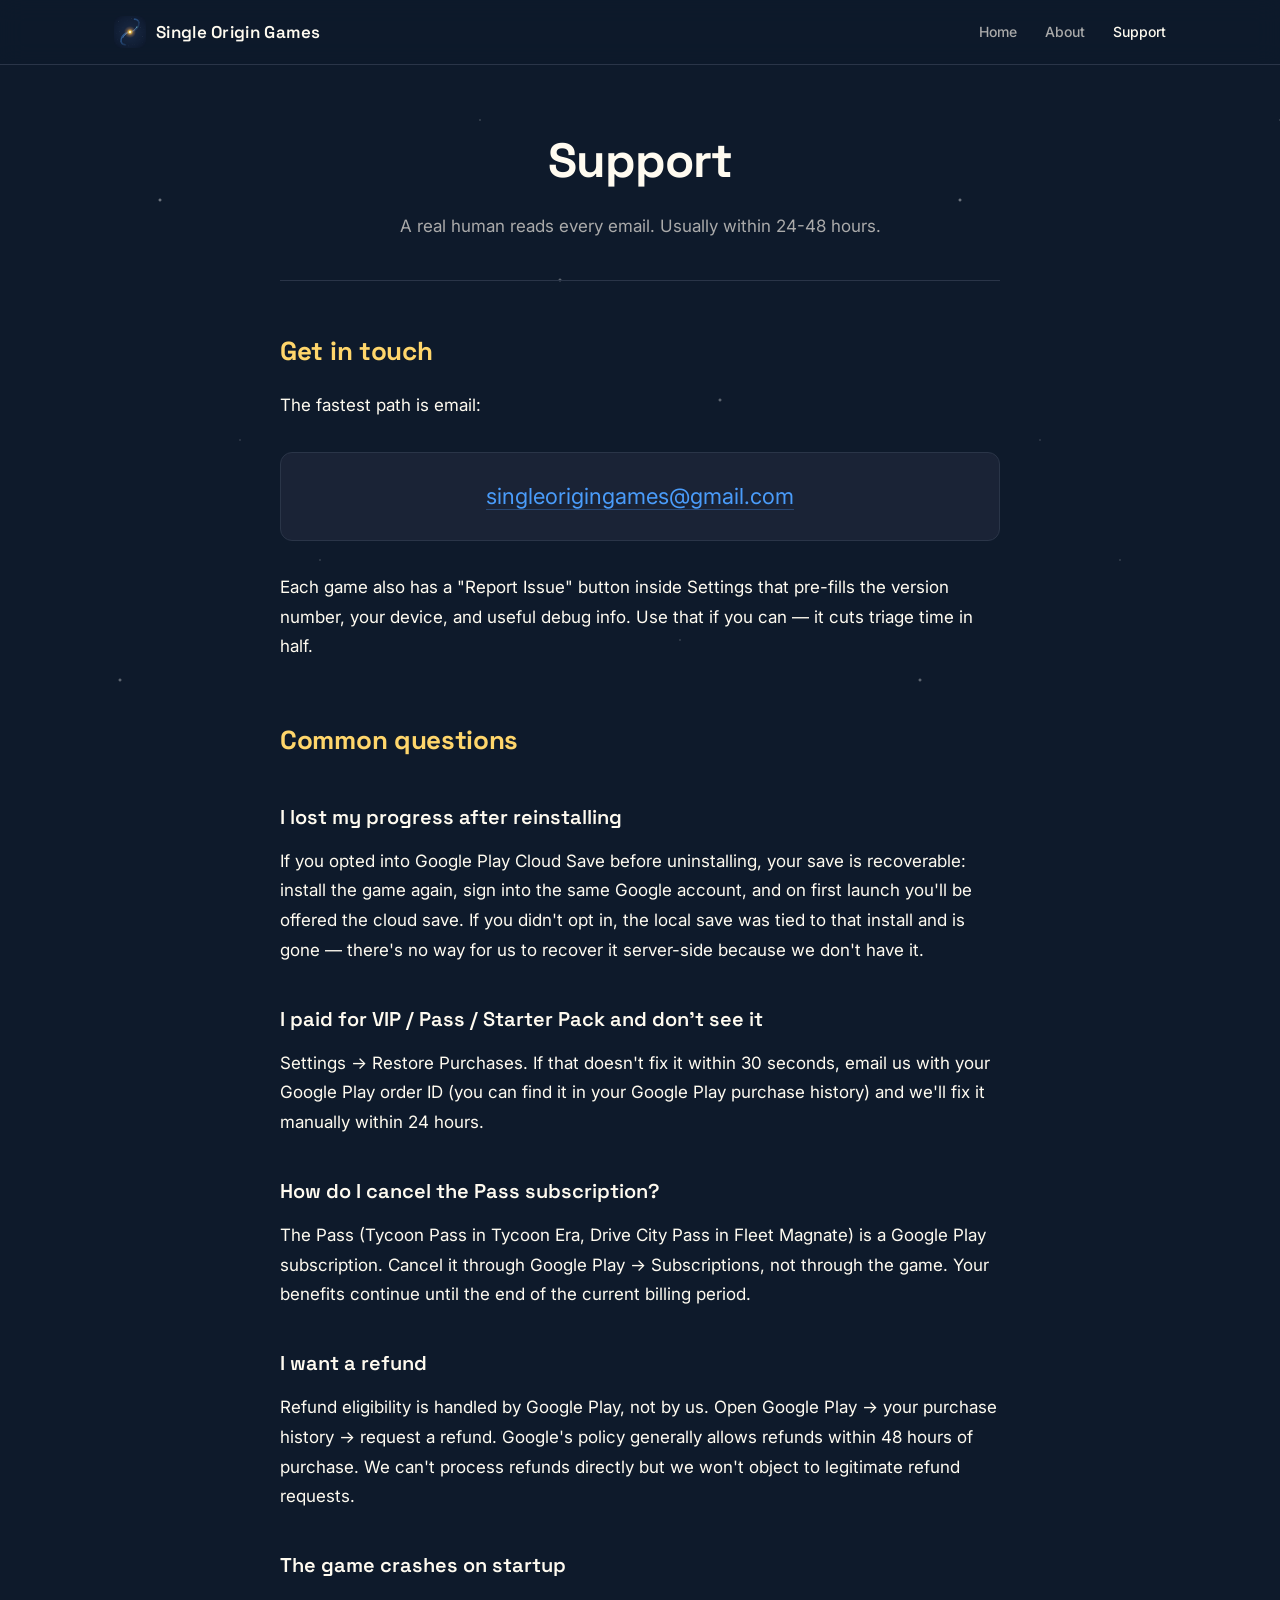
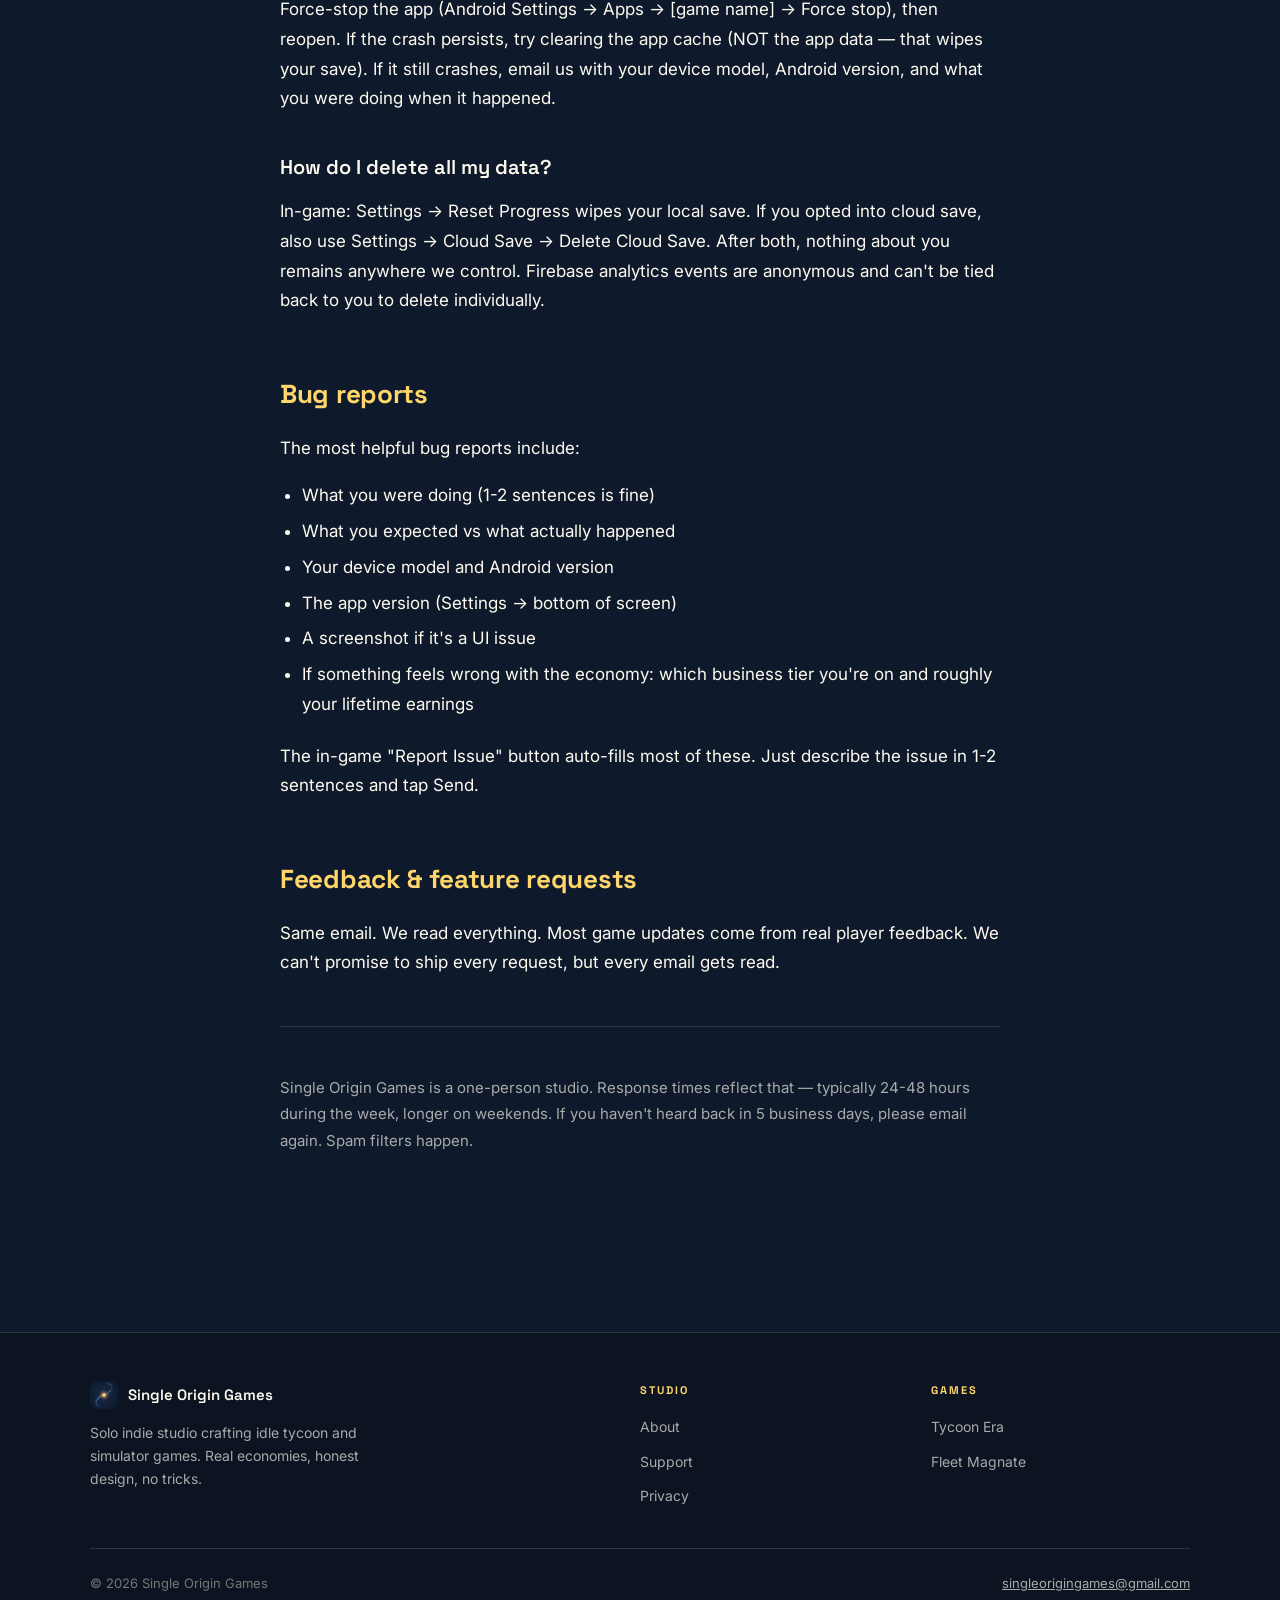
<file: support.html>
<!DOCTYPE html>
<html lang="en">
<head>
<meta charset="UTF-8">
<meta name="viewport" content="width=device-width, initial-scale=1.0">
<title>Support — Single Origin Games</title>
<meta name="description" content="How to reach Single Origin Games. Common questions, bug reports, account help.">
<meta name="theme-color" content="#0E1A2B">

<link rel="icon" type="image/png" sizes="32x32" href="/img/favicon-32.png">
<link rel="icon" type="image/png" sizes="16x16" href="/img/favicon-16.png">
<link rel="apple-touch-icon" sizes="180x180" href="/img/apple-touch-icon.png">

<link rel="preconnect" href="https://fonts.googleapis.com">
<link rel="preconnect" href="https://fonts.gstatic.com" crossorigin>
<link href="https://fonts.googleapis.com/css2?family=Inter:wght@400;500;600;700&amp;family=Space+Grotesk:wght@500;600;700&amp;display=swap" rel="stylesheet">

<link rel="stylesheet" href="/css/style.css">
</head>
<body>

<header class="site-header">
  <div class="site-header__inner">
    <a href="/" class="site-header__brand">
      <img src="/img/logo-64.png" alt="" aria-hidden="true">
      <span>Single Origin Games</span>
    </a>
    <nav class="site-header__nav">
      <a href="/">Home</a>
      <a href="/about.html">About</a>
      <a href="/support.html" class="active">Support</a>
    </nav>
  </div>
</header>

<main>
  <div class="container container-narrow">

    <section class="page-header">
      <h1>Support</h1>
      <p class="page-header__subtitle">A real human reads every email. Usually within 24-48 hours.</p>
    </section>

    <article class="prose">

      <h2>Get in touch</h2>
      <p>The fastest path is email:</p>
      <p style="font-size: 22px; text-align: center; padding: 24px; background: var(--bg-card); border: 1px solid var(--border); border-radius: var(--radius); margin: 32px 0;">
        <a href="mailto:singleorigingames@gmail.com">singleorigingames@gmail.com</a>
      </p>
      <p>Each game also has a "Report Issue" button inside Settings that pre-fills the version number, your device, and useful debug info. Use that if you can — it cuts triage time in half.</p>

      <h2>Common questions</h2>

      <h3>I lost my progress after reinstalling</h3>
      <p>If you opted into Google Play Cloud Save before uninstalling, your save is recoverable: install the game again, sign into the same Google account, and on first launch you'll be offered the cloud save. If you didn't opt in, the local save was tied to that install and is gone — there's no way for us to recover it server-side because we don't have it.</p>

      <h3>I paid for VIP / Pass / Starter Pack and don't see it</h3>
      <p>Settings → Restore Purchases. If that doesn't fix it within 30 seconds, email us with your Google Play order ID (you can find it in your Google Play purchase history) and we'll fix it manually within 24 hours.</p>

      <h3>How do I cancel the Pass subscription?</h3>
      <p>The Pass (Tycoon Pass in Tycoon Era, Drive City Pass in Fleet Magnate) is a Google Play subscription. Cancel it through Google Play → Subscriptions, not through the game. Your benefits continue until the end of the current billing period.</p>

      <h3>I want a refund</h3>
      <p>Refund eligibility is handled by Google Play, not by us. Open Google Play → your purchase history → request a refund. Google's policy generally allows refunds within 48 hours of purchase. We can't process refunds directly but we won't object to legitimate refund requests.</p>

      <h3>The game crashes on startup</h3>
      <p>Force-stop the app (Android Settings → Apps → [game name] → Force stop), then reopen. If the crash persists, try clearing the app cache (NOT the app data — that wipes your save). If it still crashes, email us with your device model, Android version, and what you were doing when it happened.</p>

      <h3>How do I delete all my data?</h3>
      <p>In-game: Settings → Reset Progress wipes your local save. If you opted into cloud save, also use Settings → Cloud Save → Delete Cloud Save. After both, nothing about you remains anywhere we control. Firebase analytics events are anonymous and can't be tied back to you to delete individually.</p>

      <h2>Bug reports</h2>
      <p>The most helpful bug reports include:</p>
      <ul>
        <li>What you were doing (1-2 sentences is fine)</li>
        <li>What you expected vs what actually happened</li>
        <li>Your device model and Android version</li>
        <li>The app version (Settings → bottom of screen)</li>
        <li>A screenshot if it's a UI issue</li>
        <li>If something feels wrong with the economy: which business tier you're on and roughly your lifetime earnings</li>
      </ul>
      <p>The in-game "Report Issue" button auto-fills most of these. Just describe the issue in 1-2 sentences and tap Send.</p>

      <h2>Feedback &amp; feature requests</h2>
      <p>Same email. We read everything. Most game updates come from real player feedback. We can't promise to ship every request, but every email gets read.</p>

      <hr>

      <p style="color: var(--muted); font-size: 15px;">
        Single Origin Games is a one-person studio. Response times reflect that — typically 24-48 hours during the week, longer on weekends. If you haven't heard back in 5 business days, please email again. Spam filters happen.
      </p>

    </article>
  </div>
</main>

<footer class="site-footer">
  <div class="site-footer__inner">
    <div class="site-footer__cols">
      <div class="site-footer__brand">
        <div class="site-footer__brand-mark">
          <img src="/img/logo-64.png" alt="" aria-hidden="true">
          <span>Single Origin Games</span>
        </div>
        <p>Solo indie studio crafting idle tycoon and simulator games. Real economies, honest design, no tricks.</p>
      </div>
      <div class="site-footer__col">
        <h4>Studio</h4>
        <ul>
          <li><a href="/about.html">About</a></li>
          <li><a href="/support.html">Support</a></li>
          <li><a href="/privacy.html">Privacy</a></li>
        </ul>
      </div>
      <div class="site-footer__col">
        <h4>Games</h4>
        <ul>
          <li><a href="/games/tycoon-era.html">Tycoon Era</a></li>
          <li><a href="/games/fleet-magnate.html">Fleet Magnate</a></li>
        </ul>
      </div>
    </div>
    <div class="site-footer__legal">
      <span>© 2026 Single Origin Games</span>
      <span><a href="mailto:singleorigingames@gmail.com" style="color: var(--muted);">singleorigingames@gmail.com</a></span>
    </div>
  </div>
</footer>

</body>
</html>
</file>
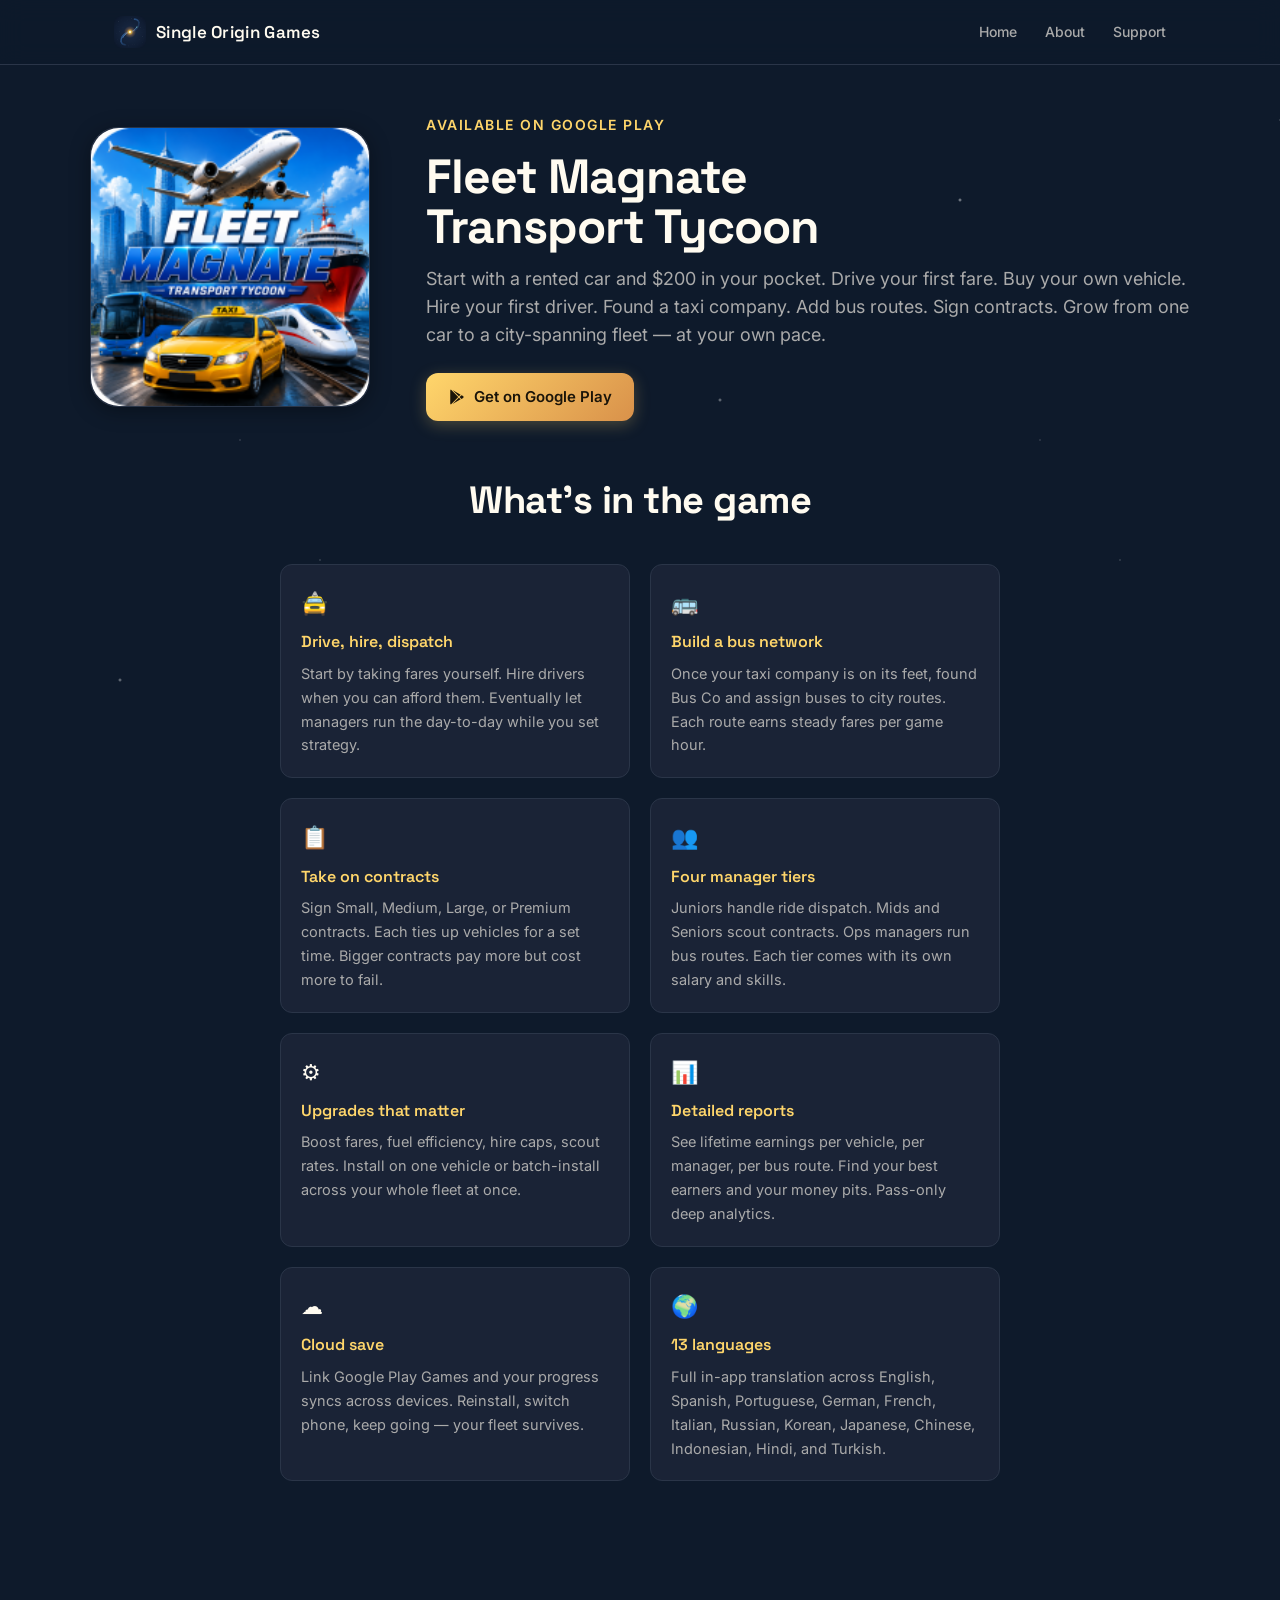
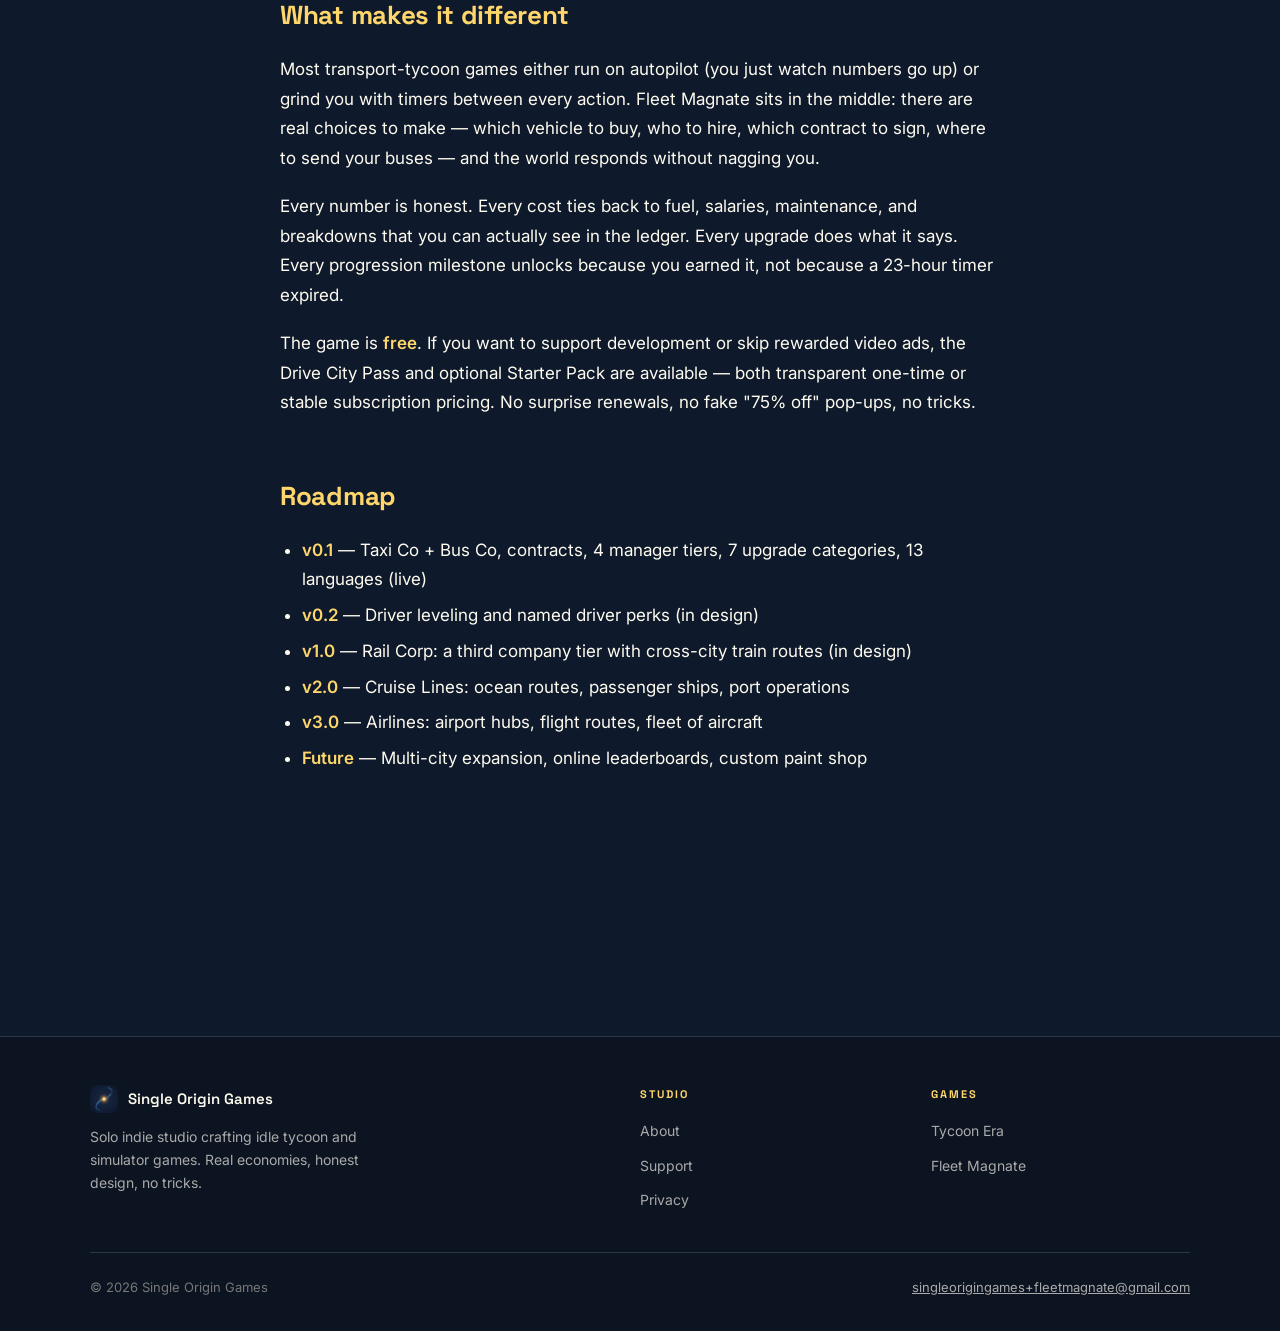
<file: games/fleet-magnate.html>
<!DOCTYPE html>
<html lang="en">
<head>
<meta charset="UTF-8">
<meta name="viewport" content="width=device-width, initial-scale=1.0">
<title>Fleet Magnate: Transport Tycoon — Single Origin Games</title>
<meta name="description" content="Build a transport empire one contract at a time. Drive your own car, hire drivers, run city bus routes — from solo driver to fleet owner.">
<meta name="theme-color" content="#0E1A2B">

<meta property="og:title" content="Fleet Magnate: Transport Tycoon">
<meta property="og:description" content="Drive, hire, dispatch. Build a transport empire from one rented car to a city-spanning fleet.">
<meta property="og:image" content="https://singleorigingames.com/img/og-image.png">
<meta property="og:url" content="https://singleorigingames.com/games/fleet-magnate.html">
<meta property="og:type" content="website">
<meta name="twitter:card" content="summary_large_image">

<link rel="icon" type="image/png" sizes="32x32" href="/img/favicon-32.png">
<link rel="icon" type="image/png" sizes="16x16" href="/img/favicon-16.png">
<link rel="apple-touch-icon" sizes="180x180" href="/img/apple-touch-icon.png">

<link rel="preconnect" href="https://fonts.googleapis.com">
<link rel="preconnect" href="https://fonts.gstatic.com" crossorigin>
<link href="https://fonts.googleapis.com/css2?family=Inter:wght@400;500;600;700&amp;family=Space+Grotesk:wght@500;600;700&amp;display=swap" rel="stylesheet">

<link rel="stylesheet" href="/css/style.css">

<!-- MobileApplication schema: tells Google this page is the canonical
     web entry point for the Fleet Magnate Play Store app. -->
<script type="application/ld+json">
{
  "@context": "https://schema.org",
  "@type": "MobileApplication",
  "name": "Fleet Magnate: Transport Tycoon",
  "description": "Build a transport empire one contract at a time. Drive your own car, hire drivers, buy buses, run city routes.",
  "operatingSystem": "ANDROID",
  "applicationCategory": "GameApplication",
  "image": "https://singleorigingames.com/img/fleet-magnate-icon.png",
  "downloadUrl": "https://play.google.com/store/apps/details?id=com.singleorigingames.fleetmagnate",
  "offers": {
    "@type": "Offer",
    "price": "0",
    "priceCurrency": "USD"
  },
  "publisher": {
    "@type": "Organization",
    "name": "Single Origin Games",
    "url": "https://singleorigingames.com/"
  }
}
</script>
</head>
<body>

<header class="site-header">
  <div class="site-header__inner">
    <a href="/" class="site-header__brand">
      <img src="/img/logo-64.png" alt="" aria-hidden="true">
      <span>Single Origin Games</span>
    </a>
    <nav class="site-header__nav">
      <a href="/">Home</a>
      <a href="/about.html">About</a>
      <a href="/support.html">Support</a>
    </nav>
  </div>
</header>

<main>

  <section class="container game-hero">
    <div class="game-hero__art">
      <img src="/img/fleet-magnate-icon.png" alt="Fleet Magnate icon">
    </div>
    <div>
      <div class="game-hero__byline">Available on Google Play</div>
      <h1>Fleet Magnate<br>Transport Tycoon</h1>
      <p class="game-hero__lead">
        Start with a rented car and $200 in your pocket. Drive your first fare. Buy your own vehicle. Hire your first driver. Found a taxi company. Add bus routes. Sign contracts. Grow from one car to a city-spanning fleet — at your own pace.
      </p>
      <div class="hero__cta">
        <a href="https://play.google.com/store/apps/details?id=com.singleorigingames.fleetmagnate" class="btn btn--primary">
          <svg viewBox="0 0 24 24" fill="currentColor"><path d="M3 20.5V3.5C3 2.91 3.34 2.39 3.84 2.15L13.69 12L3.84 21.85C3.34 21.6 3 21.09 3 20.5M16.81 15.12L6.05 21.34L14.54 12.85L16.81 15.12M20.16 10.81C20.5 11.08 20.75 11.5 20.75 12C20.75 12.5 20.53 12.9 20.18 13.18L17.89 14.5L15.39 12L17.89 9.5L20.16 10.81M6.05 2.66L16.81 8.88L14.54 11.15L6.05 2.66Z"/></svg>
          Get on Google Play
        </a>
      </div>
    </div>
  </section>

  <section class="container container-narrow">
    <h2 class="section__title" style="margin-bottom: 32px;">What's in the game</h2>

    <div class="feature-grid">
      <div class="feature">
        <span class="feature__icon">🚖</span>
        <h4>Drive, hire, dispatch</h4>
        <p>Start by taking fares yourself. Hire drivers when you can afford them. Eventually let managers run the day-to-day while you set strategy.</p>
      </div>
      <div class="feature">
        <span class="feature__icon">🚌</span>
        <h4>Build a bus network</h4>
        <p>Once your taxi company is on its feet, found Bus Co and assign buses to city routes. Each route earns steady fares per game hour.</p>
      </div>
      <div class="feature">
        <span class="feature__icon">📋</span>
        <h4>Take on contracts</h4>
        <p>Sign Small, Medium, Large, or Premium contracts. Each ties up vehicles for a set time. Bigger contracts pay more but cost more to fail.</p>
      </div>
      <div class="feature">
        <span class="feature__icon">👥</span>
        <h4>Four manager tiers</h4>
        <p>Juniors handle ride dispatch. Mids and Seniors scout contracts. Ops managers run bus routes. Each tier comes with its own salary and skills.</p>
      </div>
      <div class="feature">
        <span class="feature__icon">⚙️</span>
        <h4>Upgrades that matter</h4>
        <p>Boost fares, fuel efficiency, hire caps, scout rates. Install on one vehicle or batch-install across your whole fleet at once.</p>
      </div>
      <div class="feature">
        <span class="feature__icon">📊</span>
        <h4>Detailed reports</h4>
        <p>See lifetime earnings per vehicle, per manager, per bus route. Find your best earners and your money pits. Pass-only deep analytics.</p>
      </div>
      <div class="feature">
        <span class="feature__icon">☁️</span>
        <h4>Cloud save</h4>
        <p>Link Google Play Games and your progress syncs across devices. Reinstall, switch phone, keep going — your fleet survives.</p>
      </div>
      <div class="feature">
        <span class="feature__icon">🌍</span>
        <h4>13 languages</h4>
        <p>Full in-app translation across English, Spanish, Portuguese, German, French, Italian, Russian, Korean, Japanese, Chinese, Indonesian, Hindi, and Turkish.</p>
      </div>
    </div>
  </section>

  <section class="container container-narrow section">
    <div class="prose">
      <h2>What makes it different</h2>

      <p>Most transport-tycoon games either run on autopilot (you just watch numbers go up) or grind you with timers between every action. Fleet Magnate sits in the middle: there are real choices to make — which vehicle to buy, who to hire, which contract to sign, where to send your buses — and the world responds without nagging you.</p>

      <p>Every number is honest. Every cost ties back to fuel, salaries, maintenance, and breakdowns that you can actually see in the ledger. Every upgrade does what it says. Every progression milestone unlocks because you earned it, not because a 23-hour timer expired.</p>

      <p>The game is <strong>free</strong>. If you want to support development or skip rewarded video ads, the Drive City Pass and optional Starter Pack are available — both transparent one-time or stable subscription pricing. No surprise renewals, no fake "75% off" pop-ups, no tricks.</p>

      <h2>Roadmap</h2>

      <ul>
        <li><strong>v0.1</strong> — Taxi Co + Bus Co, contracts, 4 manager tiers, 7 upgrade categories, 13 languages (live)</li>
        <li><strong>v0.2</strong> — Driver leveling and named driver perks (in design)</li>
        <li><strong>v1.0</strong> — Rail Corp: a third company tier with cross-city train routes (in design)</li>
        <li><strong>v2.0</strong> — Cruise Lines: ocean routes, passenger ships, port operations</li>
        <li><strong>v3.0</strong> — Airlines: airport hubs, flight routes, fleet of aircraft</li>
        <li><strong>Future</strong> — Multi-city expansion, online leaderboards, custom paint shop</li>
      </ul>
    </div>
  </section>

</main>

<footer class="site-footer">
  <div class="site-footer__inner">
    <div class="site-footer__cols">
      <div class="site-footer__brand">
        <div class="site-footer__brand-mark">
          <img src="/img/logo-64.png" alt="" aria-hidden="true">
          <span>Single Origin Games</span>
        </div>
        <p>Solo indie studio crafting idle tycoon and simulator games. Real economies, honest design, no tricks.</p>
      </div>
      <div class="site-footer__col">
        <h4>Studio</h4>
        <ul>
          <li><a href="/about.html">About</a></li>
          <li><a href="/support.html">Support</a></li>
          <li><a href="/privacy.html">Privacy</a></li>
        </ul>
      </div>
      <div class="site-footer__col">
        <h4>Games</h4>
        <ul>
          <li><a href="/games/tycoon-era.html">Tycoon Era</a></li>
          <li><a href="/games/fleet-magnate.html">Fleet Magnate</a></li>
        </ul>
      </div>
    </div>
    <div class="site-footer__legal">
      <span>© 2026 Single Origin Games</span>
      <span><a href="mailto:singleorigingames+fleetmagnate@gmail.com" style="color: var(--muted);">singleorigingames+fleetmagnate@gmail.com</a></span>
    </div>
  </div>
</footer>

</body>
</html>
</file>
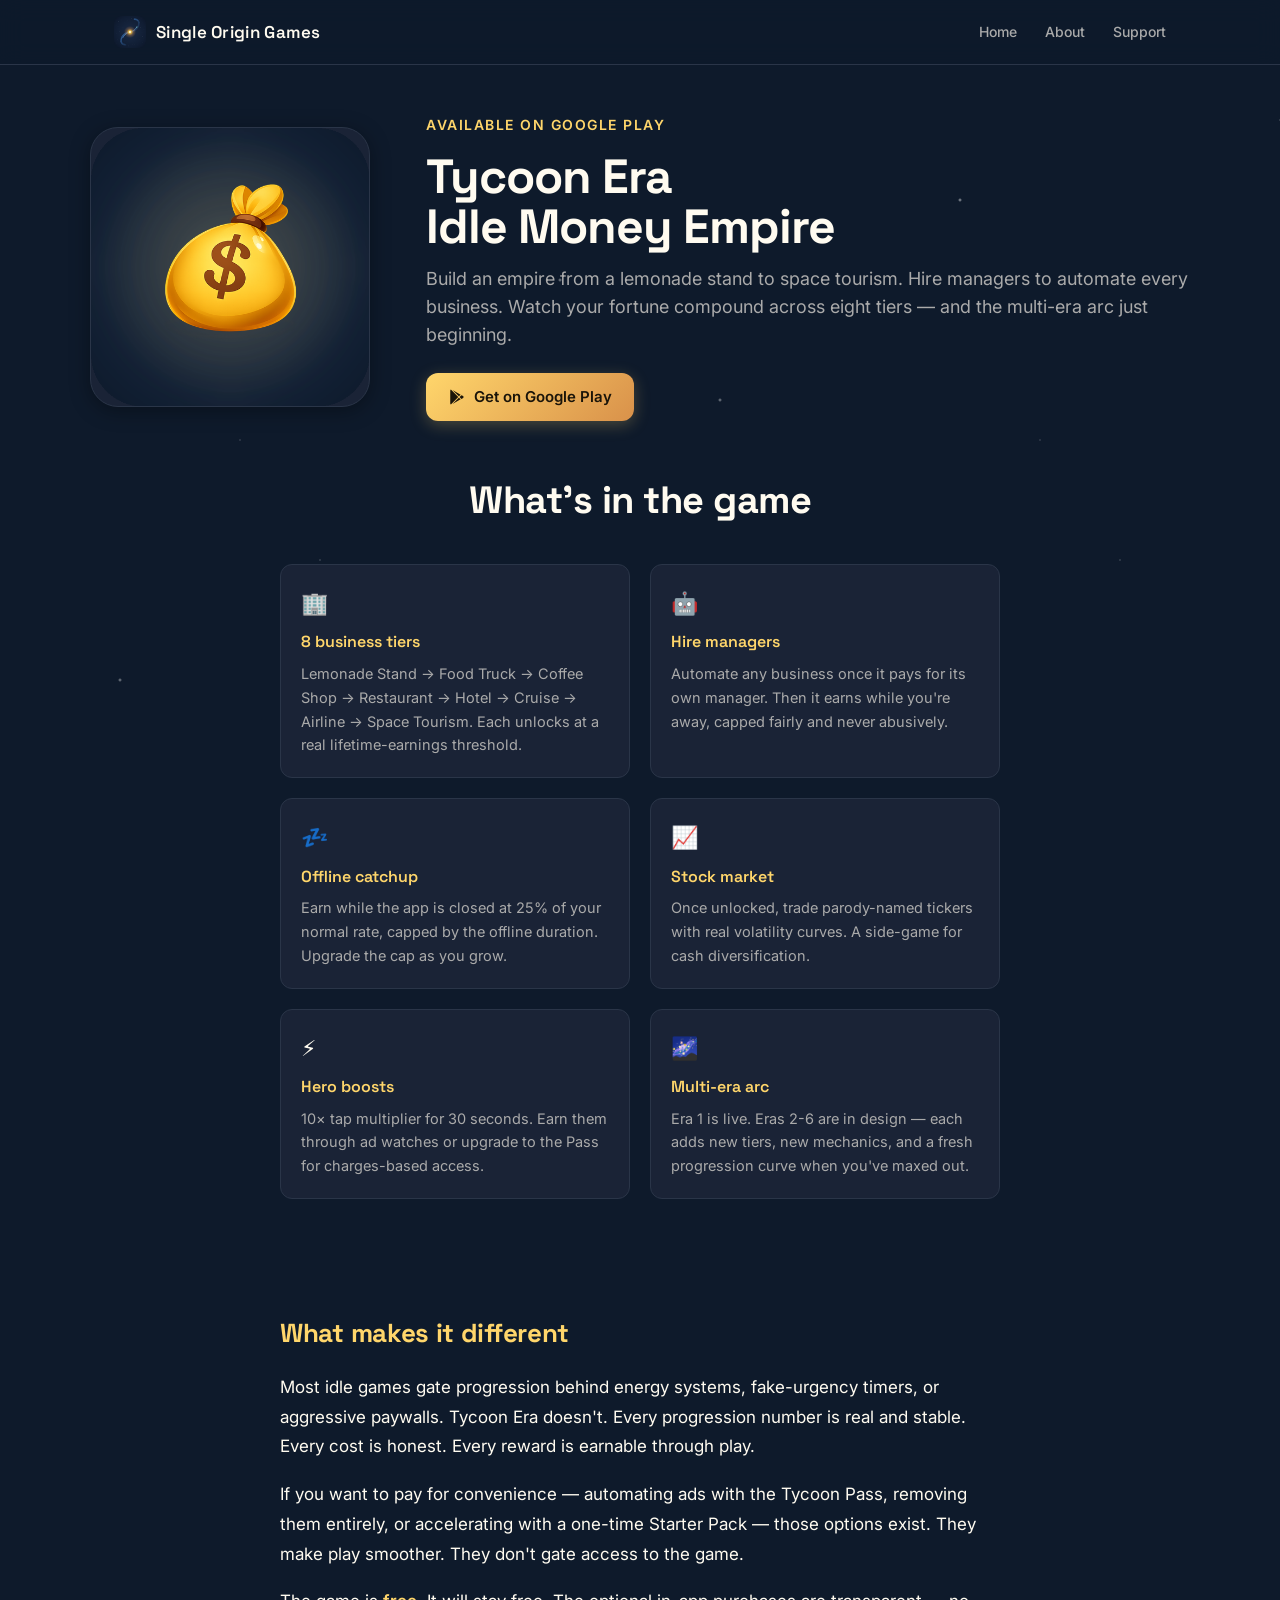
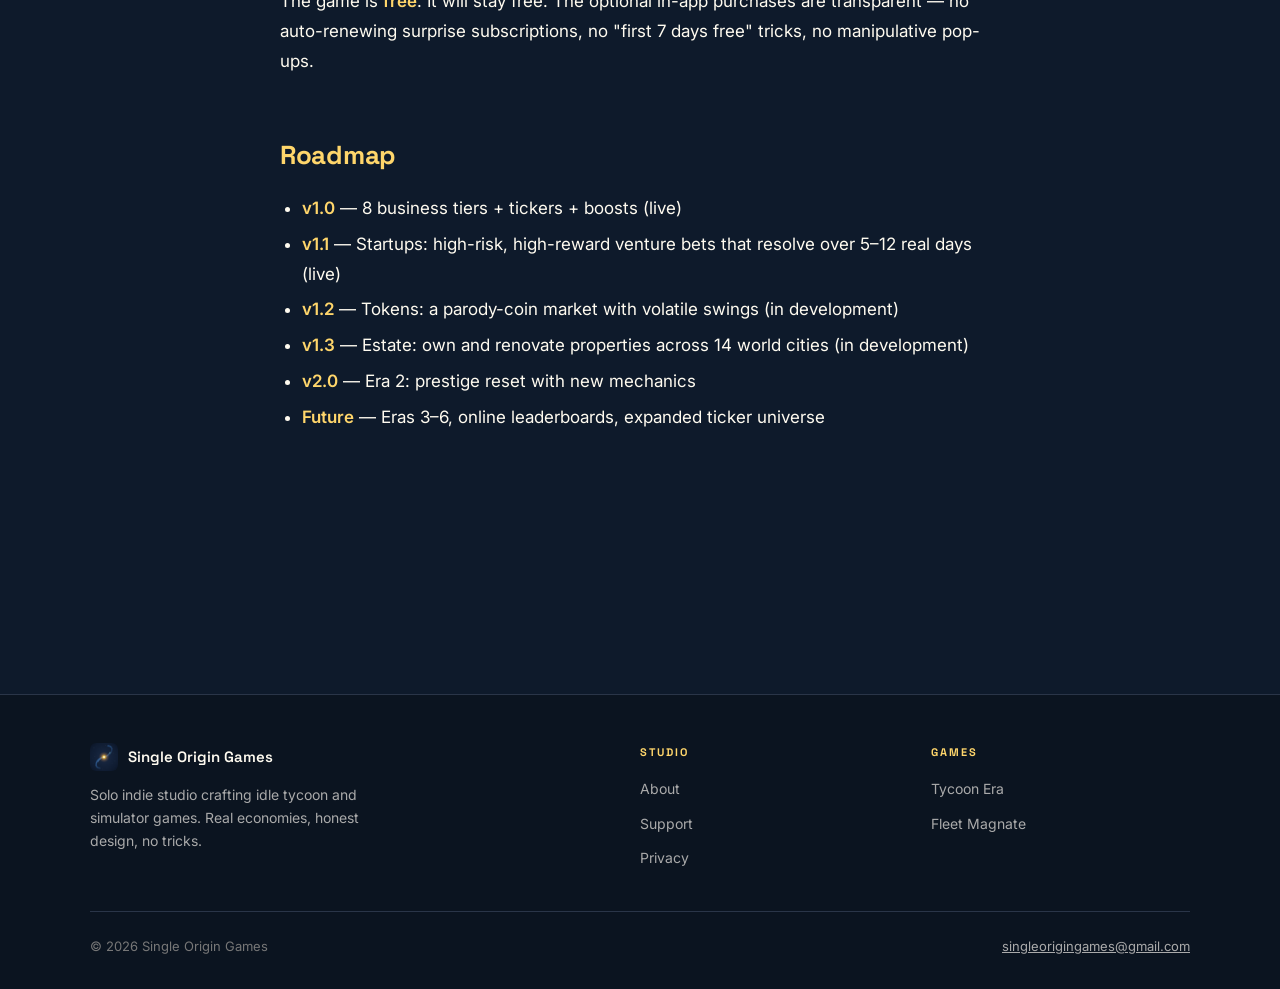
<file: games/tycoon-era.html>
<!DOCTYPE html>
<html lang="en">
<head>
<meta charset="UTF-8">
<meta name="viewport" content="width=device-width, initial-scale=1.0">
<title>Tycoon Era: Idle Money Empire — Single Origin Games</title>
<meta name="description" content="Build an empire from a lemonade stand to space tourism. An idle business tycoon with rich economies, parody tickers, and a multi-era arc.">
<meta name="theme-color" content="#0E1A2B">

<meta property="og:title" content="Tycoon Era: Idle Money Empire">
<meta property="og:description" content="Build an empire from lemonade stand to space tourism. Real economies, honest design, no tricks.">
<meta property="og:image" content="https://singleorigingames.com/img/og-image.png">
<meta property="og:url" content="https://singleorigingames.com/games/tycoon-era.html">
<meta property="og:type" content="website">
<meta name="twitter:card" content="summary_large_image">

<link rel="icon" type="image/png" sizes="32x32" href="/img/favicon-32.png">
<link rel="icon" type="image/png" sizes="16x16" href="/img/favicon-16.png">
<link rel="apple-touch-icon" sizes="180x180" href="/img/apple-touch-icon.png">

<link rel="preconnect" href="https://fonts.googleapis.com">
<link rel="preconnect" href="https://fonts.gstatic.com" crossorigin>
<link href="https://fonts.googleapis.com/css2?family=Inter:wght@400;500;600;700&amp;family=Space+Grotesk:wght@500;600;700&amp;display=swap" rel="stylesheet">

<link rel="stylesheet" href="/css/style.css">

<!-- MobileApplication schema: tells Google this page is the canonical
     web entry point for the Tycoon Era Play Store app. Linking the
     domain authority of singleorigingames.com to the Play Store
     listing should help the listing surface in Google web search. -->
<script type="application/ld+json">
{
  "@context": "https://schema.org",
  "@type": "MobileApplication",
  "name": "Tycoon Era: Idle Money Empire",
  "description": "Build an empire from a lemonade stand to space tourism. An idle business tycoon with rich economies, parody tickers, and a multi-era arc.",
  "operatingSystem": "ANDROID",
  "applicationCategory": "GameApplication",
  "image": "https://singleorigingames.com/img/tycoon-era-icon.png",
  "downloadUrl": "https://play.google.com/store/apps/details?id=io.github.psinha1980.tycoon_era",
  "offers": {
    "@type": "Offer",
    "price": "0",
    "priceCurrency": "USD"
  },
  "publisher": {
    "@type": "Organization",
    "name": "Single Origin Games",
    "url": "https://singleorigingames.com/"
  }
}
</script>
</head>
<body>

<header class="site-header">
  <div class="site-header__inner">
    <a href="/" class="site-header__brand">
      <img src="/img/logo-64.png" alt="" aria-hidden="true">
      <span>Single Origin Games</span>
    </a>
    <nav class="site-header__nav">
      <a href="/">Home</a>
      <a href="/about.html">About</a>
      <a href="/support.html">Support</a>
    </nav>
  </div>
</header>

<main>

  <section class="container game-hero">
    <div class="game-hero__art">
      <img src="/img/tycoon-era-icon.png" alt="Tycoon Era icon">
    </div>
    <div>
      <div class="game-hero__byline">Available on Google Play</div>
      <h1>Tycoon Era<br>Idle Money Empire</h1>
      <p class="game-hero__lead">
        Build an empire from a lemonade stand to space tourism. Hire managers to automate every business. Watch your fortune compound across eight tiers — and the multi-era arc just beginning.
      </p>
      <div class="hero__cta">
        <a href="https://play.google.com/store/apps/details?id=io.github.psinha1980.tycoon_era" class="btn btn--primary">
          <svg viewBox="0 0 24 24" fill="currentColor"><path d="M3 20.5V3.5C3 2.91 3.34 2.39 3.84 2.15L13.69 12L3.84 21.85C3.34 21.6 3 21.09 3 20.5M16.81 15.12L6.05 21.34L14.54 12.85L16.81 15.12M20.16 10.81C20.5 11.08 20.75 11.5 20.75 12C20.75 12.5 20.53 12.9 20.18 13.18L17.89 14.5L15.39 12L17.89 9.5L20.16 10.81M6.05 2.66L16.81 8.88L14.54 11.15L6.05 2.66Z"/></svg>
          Get on Google Play
        </a>
      </div>
    </div>
  </section>

  <section class="container container-narrow">
    <h2 class="section__title" style="margin-bottom: 32px;">What's in the game</h2>

    <div class="feature-grid">
      <div class="feature">
        <span class="feature__icon">🏢</span>
        <h4>8 business tiers</h4>
        <p>Lemonade Stand → Food Truck → Coffee Shop → Restaurant → Hotel → Cruise → Airline → Space Tourism. Each unlocks at a real lifetime-earnings threshold.</p>
      </div>
      <div class="feature">
        <span class="feature__icon">🤖</span>
        <h4>Hire managers</h4>
        <p>Automate any business once it pays for its own manager. Then it earns while you're away, capped fairly and never abusively.</p>
      </div>
      <div class="feature">
        <span class="feature__icon">💤</span>
        <h4>Offline catchup</h4>
        <p>Earn while the app is closed at 25% of your normal rate, capped by the offline duration. Upgrade the cap as you grow.</p>
      </div>
      <div class="feature">
        <span class="feature__icon">📈</span>
        <h4>Stock market</h4>
        <p>Once unlocked, trade parody-named tickers with real volatility curves. A side-game for cash diversification.</p>
      </div>
      <div class="feature">
        <span class="feature__icon">⚡</span>
        <h4>Hero boosts</h4>
        <p>10× tap multiplier for 30 seconds. Earn them through ad watches or upgrade to the Pass for charges-based access.</p>
      </div>
      <div class="feature">
        <span class="feature__icon">🌌</span>
        <h4>Multi-era arc</h4>
        <p>Era 1 is live. Eras 2-6 are in design — each adds new tiers, new mechanics, and a fresh progression curve when you've maxed out.</p>
      </div>
    </div>
  </section>

  <section class="container container-narrow section">
    <div class="prose">
      <h2>What makes it different</h2>

      <p>Most idle games gate progression behind energy systems, fake-urgency timers, or aggressive paywalls. Tycoon Era doesn't. Every progression number is real and stable. Every cost is honest. Every reward is earnable through play.</p>

      <p>If you want to pay for convenience — automating ads with the Tycoon Pass, removing them entirely, or accelerating with a one-time Starter Pack — those options exist. They make play smoother. They don't gate access to the game.</p>

      <p>The game is <strong>free</strong>. It will stay free. The optional in-app purchases are transparent — no auto-renewing surprise subscriptions, no "first 7 days free" tricks, no manipulative pop-ups.</p>

      <h2>Roadmap</h2>

      <ul>
        <li><strong>v1.0</strong> — 8 business tiers + tickers + boosts (live)</li>
        <li><strong>v1.1</strong> — Startups: high-risk, high-reward venture bets that resolve over 5–12 real days (live)</li>
        <li><strong>v1.2</strong> — Tokens: a parody-coin market with volatile swings (in development)</li>
        <li><strong>v1.3</strong> — Estate: own and renovate properties across 14 world cities (in development)</li>
        <li><strong>v2.0</strong> — Era 2: prestige reset with new mechanics</li>
        <li><strong>Future</strong> — Eras 3–6, online leaderboards, expanded ticker universe</li>
      </ul>
    </div>
  </section>

</main>

<footer class="site-footer">
  <div class="site-footer__inner">
    <div class="site-footer__cols">
      <div class="site-footer__brand">
        <div class="site-footer__brand-mark">
          <img src="/img/logo-64.png" alt="" aria-hidden="true">
          <span>Single Origin Games</span>
        </div>
        <p>Solo indie studio crafting idle tycoon and simulator games. Real economies, honest design, no tricks.</p>
      </div>
      <div class="site-footer__col">
        <h4>Studio</h4>
        <ul>
          <li><a href="/about.html">About</a></li>
          <li><a href="/support.html">Support</a></li>
          <li><a href="/privacy.html">Privacy</a></li>
        </ul>
      </div>
      <div class="site-footer__col">
        <h4>Games</h4>
        <ul>
          <li><a href="/games/tycoon-era.html">Tycoon Era</a></li>
          <li><a href="/games/fleet-magnate.html">Fleet Magnate</a></li>
        </ul>
      </div>
    </div>
    <div class="site-footer__legal">
      <span>© 2026 Single Origin Games</span>
      <span><a href="mailto:singleorigingames@gmail.com" style="color: var(--muted);">singleorigingames@gmail.com</a></span>
    </div>
  </div>
</footer>

</body>
</html>
</file>
<file: css/style.css>
/* singleorigingames.com — shared styles
 *
 * Brand palette: dark navy + gold + warm off-white.
 * Mobile-first. No JS dependencies. CSS-only animations.
 */

:root {
  --bg-deep:       #0E1A2B;
  --bg-card:       #1A2336;
  --bg-card-hover: #222C40;
  --border:        #2A3548;
  --gold:          #FFD66B;
  --gold-deep:     #D9914A;
  --white:         #FFFBF0;
  --muted:         #AAAAAA;
  --subtle:        #777;
  --link:          #4A9CFA;
  --link-hover:    #6FB1FF;
  --shadow-card:   0 4px 20px rgba(0, 0, 0, 0.35);
  --shadow-card-hover: 0 8px 32px rgba(255, 214, 107, 0.12);
  --radius-sm: 8px;
  --radius:    12px;
  --radius-lg: 18px;
  --width-content: 1100px;
  --width-narrow:   720px;
  --font-display: "Space Grotesk", "Inter", -apple-system, BlinkMacSystemFont, "Segoe UI", system-ui, sans-serif;
  --font-body:    "Inter", -apple-system, BlinkMacSystemFont, "Segoe UI", system-ui, sans-serif;
}

* { box-sizing: border-box; margin: 0; padding: 0; }

html { scroll-behavior: smooth; }

body {
  font-family: var(--font-body);
  background: var(--bg-deep);
  color: var(--white);
  font-size: 16px;
  line-height: 1.65;
  min-height: 100vh;
  -webkit-font-smoothing: antialiased;
  -moz-osx-font-smoothing: grayscale;
  background-image:
    radial-gradient(2px 2px at 20% 25%, rgba(255, 255, 255, 0.6), transparent),
    radial-gradient(1px 1px at 40% 70%, rgba(255, 255, 255, 0.4), transparent),
    radial-gradient(2px 2px at 70% 35%, rgba(255, 255, 255, 0.5), transparent),
    radial-gradient(1px 1px at 85% 80%, rgba(255, 255, 255, 0.4), transparent),
    radial-gradient(2px 2px at 15% 85%, rgba(255, 255, 255, 0.5), transparent),
    radial-gradient(1px 1px at 60% 15%, rgba(255, 255, 255, 0.45), transparent),
    radial-gradient(2px 2px at 90% 50%, rgba(255, 255, 255, 0.5), transparent),
    radial-gradient(1px 1px at 30% 55%, rgba(255, 255, 255, 0.35), transparent);
  background-size: 800px 800px;
  background-attachment: fixed;
  background-repeat: repeat;
}

/* ─── Header ─────────────────────────────────────────────────────── */

.site-header {
  position: sticky;
  top: 0;
  z-index: 50;
  background: rgba(14, 26, 43, 0.85);
  backdrop-filter: blur(12px);
  -webkit-backdrop-filter: blur(12px);
  border-bottom: 1px solid var(--border);
}

.site-header__inner {
  max-width: var(--width-content);
  margin: 0 auto;
  padding: 16px 24px;
  display: flex;
  align-items: center;
  justify-content: space-between;
  gap: 16px;
}

.site-header__brand {
  display: flex;
  align-items: center;
  gap: 10px;
  font-family: var(--font-display);
  font-size: 17px;
  font-weight: 600;
  color: var(--white);
  text-decoration: none;
  letter-spacing: 0.3px;
}

.site-header__brand img {
  width: 32px;
  height: 32px;
  border-radius: 6px;
}

.site-header__nav {
  display: flex;
  gap: 28px;
  font-size: 14px;
}

.site-header__nav a {
  color: var(--muted);
  text-decoration: none;
  font-weight: 500;
  transition: color 0.2s ease;
}

.site-header__nav a:hover { color: var(--gold); }
.site-header__nav a.active { color: var(--white); }

@media (max-width: 600px) {
  .site-header__inner { padding: 12px 16px; }
  .site-header__nav { gap: 18px; font-size: 13px; }
  .site-header__brand { font-size: 15px; }
}

/* ─── Layout ─────────────────────────────────────────────────────── */

main { padding: 0 24px 80px; }

.container { max-width: var(--width-content); margin: 0 auto; }
.container-narrow { max-width: var(--width-narrow); margin: 0 auto; }

.section { padding: 80px 0; }
.section--first { padding-top: 64px; }

@media (max-width: 600px) {
  main { padding: 0 16px 60px; }
  .section { padding: 56px 0; }
}

/* ─── Hero ────────────────────────────────────────────────────────── */

.hero {
  text-align: center;
  padding: 80px 0 64px;
}

.hero__logo {
  width: 110px;
  height: 110px;
  margin: 0 auto 28px;
  border-radius: 24px;
  box-shadow: 0 0 60px rgba(255, 214, 107, 0.18);
}

.hero h1 {
  font-family: var(--font-display);
  font-size: clamp(40px, 6vw, 64px);
  font-weight: 700;
  line-height: 1.05;
  letter-spacing: -1px;
  margin-bottom: 16px;
  background: linear-gradient(135deg, var(--gold) 0%, var(--gold-deep) 100%);
  -webkit-background-clip: text;
  background-clip: text;
  color: transparent;
}

.hero__tagline {
  font-size: clamp(17px, 2vw, 20px);
  color: var(--muted);
  max-width: 540px;
  margin: 0 auto 36px;
  line-height: 1.5;
}

.hero__cta {
  display: inline-flex;
  align-items: center;
  gap: 8px;
}

/* ─── Section headers ────────────────────────────────────────────── */

.section__eyebrow {
  font-family: var(--font-display);
  font-size: 12px;
  font-weight: 600;
  letter-spacing: 2.5px;
  text-transform: uppercase;
  color: var(--gold);
  margin-bottom: 12px;
  text-align: center;
}

.section__title {
  font-family: var(--font-display);
  font-size: clamp(28px, 4vw, 38px);
  font-weight: 700;
  text-align: center;
  margin-bottom: 16px;
  letter-spacing: -0.5px;
}

.section__subtitle {
  text-align: center;
  color: var(--muted);
  max-width: 580px;
  margin: 0 auto 48px;
  font-size: 17px;
}

/* ─── Game cards ─────────────────────────────────────────────────── */

.games {
  display: grid;
  gap: 24px;
  grid-template-columns: 1fr;
}

@media (min-width: 800px) {
  .games { grid-template-columns: 1fr 1fr; }
}

.game-card {
  background: var(--bg-card);
  border: 1px solid var(--border);
  border-radius: var(--radius-lg);
  padding: 32px;
  text-decoration: none;
  color: inherit;
  display: flex;
  flex-direction: column;
  transition: transform 0.25s ease, box-shadow 0.25s ease,
              border-color 0.25s ease, background 0.25s ease;
  box-shadow: var(--shadow-card);
}

.game-card:hover {
  transform: translateY(-3px);
  border-color: rgba(255, 214, 107, 0.35);
  background: var(--bg-card-hover);
  box-shadow: var(--shadow-card-hover);
}

.game-card__badge {
  display: inline-block;
  font-size: 11px;
  font-weight: 700;
  letter-spacing: 1.5px;
  text-transform: uppercase;
  padding: 4px 10px;
  border-radius: 999px;
  margin-bottom: 16px;
  width: fit-content;
}

.game-card__badge--live {
  background: rgba(93, 202, 165, 0.15);
  color: #5DCAA5;
}

.game-card__badge--soon {
  background: rgba(255, 214, 107, 0.15);
  color: var(--gold);
}

.game-card h3 {
  font-family: var(--font-display);
  font-size: 26px;
  font-weight: 700;
  margin-bottom: 10px;
  letter-spacing: -0.3px;
}

.game-card__desc {
  color: var(--muted);
  margin-bottom: 24px;
  flex-grow: 1;
}

.game-card__meta {
  display: flex;
  flex-wrap: wrap;
  gap: 8px;
  margin-bottom: 20px;
}

.game-card__chip {
  font-size: 12px;
  padding: 4px 10px;
  background: rgba(255, 255, 255, 0.06);
  border: 1px solid var(--border);
  border-radius: 999px;
  color: var(--muted);
}

/* ─── Buttons ────────────────────────────────────────────────────── */

.btn {
  display: inline-flex;
  align-items: center;
  justify-content: center;
  gap: 8px;
  padding: 12px 22px;
  border-radius: var(--radius);
  font-weight: 600;
  font-size: 15px;
  text-decoration: none;
  cursor: pointer;
  border: none;
  transition: transform 0.15s ease, background 0.15s ease,
              box-shadow 0.15s ease;
  white-space: nowrap;
}

.btn--primary {
  background: linear-gradient(135deg, var(--gold) 0%, var(--gold-deep) 100%);
  color: #1A1409;
  box-shadow: 0 4px 16px rgba(255, 214, 107, 0.25);
}

.btn--primary:hover {
  transform: translateY(-1px);
  box-shadow: 0 6px 22px rgba(255, 214, 107, 0.35);
}

.btn--secondary {
  background: rgba(255, 255, 255, 0.08);
  color: var(--white);
  border: 1px solid var(--border);
}

.btn--secondary:hover {
  background: rgba(255, 255, 255, 0.12);
  border-color: rgba(255, 214, 107, 0.4);
}

.btn--disabled {
  background: rgba(255, 255, 255, 0.05);
  color: var(--subtle);
  cursor: not-allowed;
  border: 1px solid var(--border);
}

.btn svg {
  width: 18px;
  height: 18px;
}

/* ─── Philosophy / Features grid ─────────────────────────────────── */

.values {
  display: grid;
  gap: 24px;
  grid-template-columns: 1fr;
  max-width: 900px;
  margin: 0 auto;
}

@media (min-width: 720px) {
  .values { grid-template-columns: repeat(3, 1fr); }
}

.value {
  background: var(--bg-card);
  border: 1px solid var(--border);
  border-radius: var(--radius-lg);
  padding: 28px 24px;
  text-align: center;
}

.value__icon {
  font-size: 32px;
  margin-bottom: 14px;
  display: block;
}

.value h3 {
  font-family: var(--font-display);
  font-size: 18px;
  font-weight: 600;
  margin-bottom: 8px;
  color: var(--gold);
}

.value p {
  color: var(--muted);
  font-size: 15px;
}

/* ─── Content pages (about, privacy, support) ────────────────────── */

.page-header {
  text-align: center;
  padding: 56px 0 40px;
  border-bottom: 1px solid var(--border);
  margin-bottom: 48px;
}

.page-header h1 {
  font-family: var(--font-display);
  font-size: clamp(34px, 5vw, 48px);
  font-weight: 700;
  letter-spacing: -1px;
  margin-bottom: 12px;
}

.page-header__subtitle {
  color: var(--muted);
  font-size: 17px;
}

.prose {
  max-width: var(--width-narrow);
  margin: 0 auto;
  font-size: 17px;
  line-height: 1.75;
}

.prose h2 {
  font-family: var(--font-display);
  font-size: 26px;
  font-weight: 700;
  margin: 56px 0 16px;
  color: var(--gold);
  letter-spacing: -0.3px;
}

.prose h2:first-child { margin-top: 0; }

.prose h3 {
  font-family: var(--font-display);
  font-size: 20px;
  font-weight: 600;
  margin: 36px 0 12px;
  color: var(--white);
}

.prose p { margin-bottom: 18px; color: var(--white); }

.prose ul, .prose ol {
  margin: 0 0 22px 22px;
  color: var(--white);
}

.prose li { margin-bottom: 6px; }

.prose a {
  color: var(--link);
  text-decoration: none;
  border-bottom: 1px solid rgba(74, 156, 250, 0.3);
  transition: color 0.15s ease, border-color 0.15s ease;
}

.prose a:hover {
  color: var(--link-hover);
  border-bottom-color: var(--link-hover);
}

.prose strong { color: var(--gold); font-weight: 600; }

.prose code {
  background: rgba(255, 255, 255, 0.06);
  padding: 2px 6px;
  border-radius: 4px;
  font-family: ui-monospace, "SF Mono", Menlo, Consolas, monospace;
  font-size: 14px;
}

.prose hr {
  border: none;
  border-top: 1px solid var(--border);
  margin: 48px 0;
}

.last-updated {
  margin-top: 64px;
  padding-top: 24px;
  border-top: 1px solid var(--border);
  color: var(--subtle);
  font-size: 14px;
  text-align: center;
}

/* ─── Game detail page ──────────────────────────────────────────── */

.game-hero {
  display: grid;
  gap: 32px;
  grid-template-columns: 1fr;
  align-items: center;
  padding: 48px 0;
}

@media (min-width: 800px) {
  .game-hero {
    grid-template-columns: 280px 1fr;
    gap: 56px;
  }
}

.game-hero__art {
  width: 100%;
  max-width: 280px;
  aspect-ratio: 1;
  border-radius: 28px;
  background: var(--bg-card);
  display: flex;
  align-items: center;
  justify-content: center;
  font-size: 96px;
  border: 1px solid var(--border);
  box-shadow: var(--shadow-card);
  margin: 0 auto;
}

.game-hero__art img {
  width: 100%;
  height: 100%;
  border-radius: 28px;
  object-fit: cover;
}

.game-hero h1 {
  font-family: var(--font-display);
  font-size: clamp(34px, 5vw, 48px);
  font-weight: 700;
  letter-spacing: -1px;
  margin-bottom: 12px;
  line-height: 1.05;
}

.game-hero__byline {
  color: var(--gold);
  font-size: 14px;
  font-weight: 600;
  letter-spacing: 1.5px;
  text-transform: uppercase;
  margin-bottom: 16px;
}

.game-hero__lead {
  font-size: 18px;
  color: var(--muted);
  line-height: 1.55;
  margin-bottom: 24px;
}

.feature-grid {
  display: grid;
  gap: 20px;
  grid-template-columns: 1fr;
  margin: 32px 0;
}

@media (min-width: 700px) {
  .feature-grid { grid-template-columns: 1fr 1fr; }
}

.feature {
  background: var(--bg-card);
  border: 1px solid var(--border);
  border-radius: var(--radius);
  padding: 20px;
}

.feature__icon {
  font-size: 22px;
  margin-bottom: 8px;
  display: block;
}

.feature h4 {
  font-family: var(--font-display);
  font-size: 16px;
  font-weight: 600;
  margin-bottom: 6px;
  color: var(--gold);
}

.feature p { color: var(--muted); font-size: 14.5px; }

/* ─── Footer ─────────────────────────────────────────────────────── */

.site-footer {
  border-top: 1px solid var(--border);
  background: rgba(0, 0, 0, 0.25);
  padding: 48px 24px 32px;
  margin-top: 80px;
}

.site-footer__inner {
  max-width: var(--width-content);
  margin: 0 auto;
}

.site-footer__cols {
  display: grid;
  gap: 32px;
  grid-template-columns: 1fr;
  margin-bottom: 32px;
}

@media (min-width: 700px) {
  .site-footer__cols { grid-template-columns: 2fr 1fr 1fr; }
}

.site-footer__brand p {
  color: var(--muted);
  font-size: 14px;
  max-width: 320px;
  margin-top: 12px;
}

.site-footer__brand-mark {
  display: flex;
  align-items: center;
  gap: 10px;
  font-family: var(--font-display);
  font-weight: 600;
  font-size: 15px;
  color: var(--white);
}

.site-footer__brand-mark img {
  width: 28px;
  height: 28px;
  border-radius: 6px;
}

.site-footer__col h4 {
  font-family: var(--font-display);
  font-size: 11px;
  font-weight: 700;
  letter-spacing: 2px;
  text-transform: uppercase;
  color: var(--gold);
  margin-bottom: 14px;
}

.site-footer__col ul { list-style: none; }
.site-footer__col li { margin-bottom: 8px; }

.site-footer__col a {
  color: var(--muted);
  text-decoration: none;
  font-size: 14px;
  transition: color 0.15s ease;
}

.site-footer__col a:hover { color: var(--gold); }

.site-footer__legal {
  border-top: 1px solid var(--border);
  padding-top: 24px;
  display: flex;
  justify-content: space-between;
  align-items: center;
  flex-wrap: wrap;
  gap: 12px;
  color: var(--subtle);
  font-size: 13px;
}

/* ─── Error page ─────────────────────────────────────────────────── */

.error-page {
  display: flex;
  flex-direction: column;
  align-items: center;
  justify-content: center;
  min-height: 60vh;
  text-align: center;
}

.error-page__code {
  font-family: var(--font-display);
  font-size: clamp(72px, 14vw, 144px);
  font-weight: 700;
  background: linear-gradient(135deg, var(--gold) 0%, var(--gold-deep) 100%);
  -webkit-background-clip: text;
  background-clip: text;
  color: transparent;
  line-height: 1;
  margin-bottom: 12px;
}

.error-page p {
  color: var(--muted);
  font-size: 18px;
  max-width: 480px;
  margin: 0 auto 28px;
}

/* ─── Utility ───────────────────────────────────────────────────── */

.text-center { text-align: center; }
.mt-32 { margin-top: 32px; }
.mt-48 { margin-top: 48px; }

@media (prefers-reduced-motion: reduce) {
  *, *::before, *::after {
    animation-duration: 0.01ms !important;
    transition-duration: 0.01ms !important;
    scroll-behavior: auto !important;
  }
}
</file>
